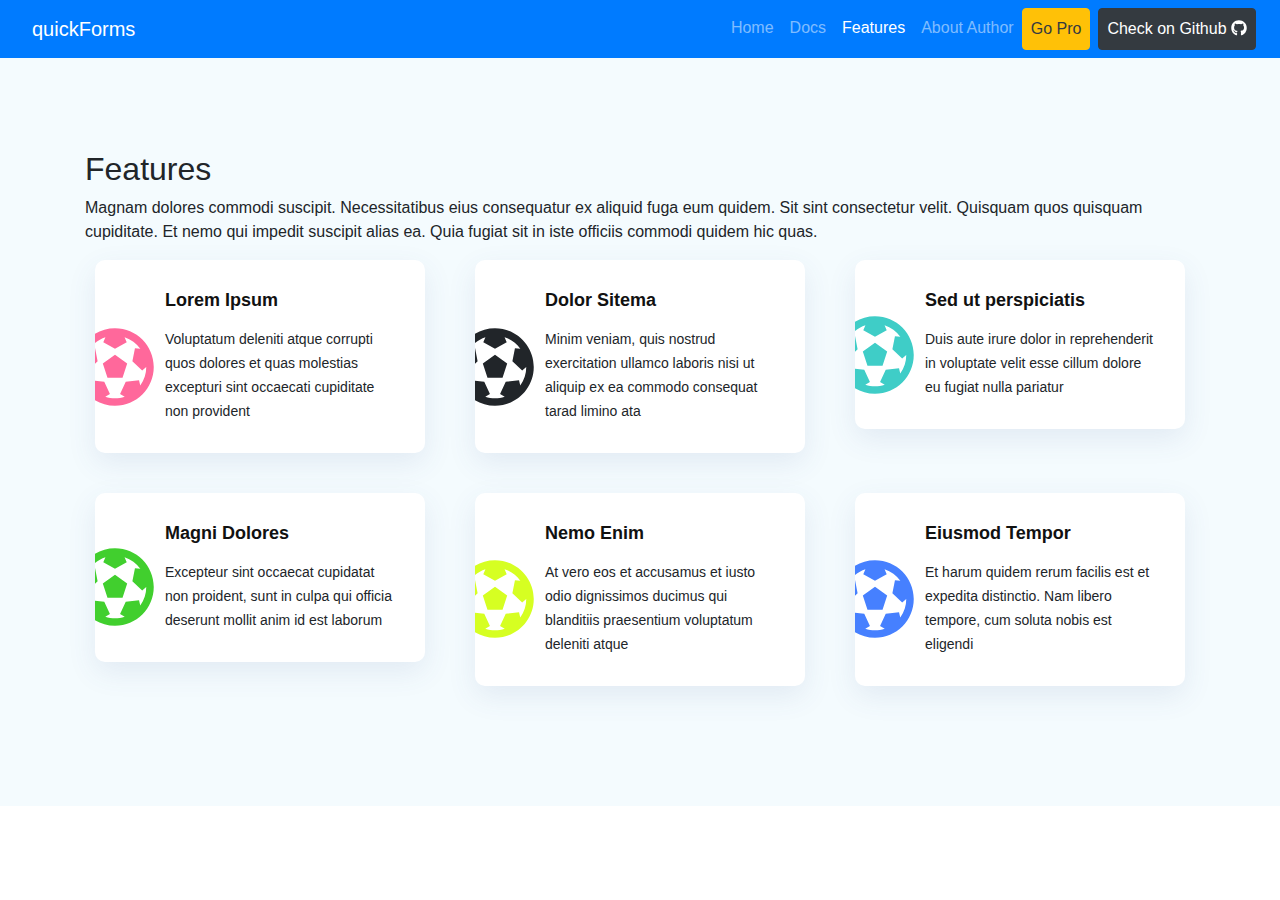
<file: features.html>
<!DOCTYPE html>
<html lang="en" dir="ltr">
  <head>
    <meta charset="utf-8">
    <meta name="viewport" content="width=device-width, initial-scale=1, shrink-to-fit=no">
    <title>quickForms - Secure & Simple Forms</title>
    <link rel="icon" type="image/png" href="assets/img/favicon.ico">

    <link rel="stylesheet" href="assets/vendor/bootstrap/css/bootstrap.min.css">
    <link rel="stylesheet" href="assets/css/style.css">
    <script defer src="assets/vendor/fontawesome/all.min.js"></script>
    <link href="https://fonts.googleapis.com/css2?family=Comfortaa:wght@300&display=swap" rel="stylesheet">
  </head>
  <body>

    <!-- Navbar -->
    <nav class="navbar fixed-top navbar-expand-lg navbar-dark bg-primary">
      <a class="navbar-brand ml-3" href="index.html">quickForms</a>
      <button class="navbar-toggler" type="button" data-toggle="collapse" data-target="#navbarTogglerDemo02" aria-controls="navbarTogglerDemo02" aria-expanded="false" aria-label="Toggle navigation">
        <span class="navbar-toggler-icon"></span>
      </button>

      <div class="collapse navbar-collapse" id="navbarTogglerDemo02">
        <div class="mr-auto"></div>
        <ul class="navbar-nav mt-2 mt-lg-0">
          <li class="nav-item">
            <a class="nav-link" href="index.html">Home</a>
          </li>
          <li class="nav-item"><a class="nav-link" href="docs/getting-started.html">Docs</a></li>
          <li class="nav-item active"><a class="nav-link" href="features.html">Features</a></li>
          <li class="nav-item">
            <a class="nav-link" href="https://shubham99bisht.github.io/" target="_blank">About Author</a>
          </li>
          <li class="nav-item my-lg-0 mb-3">
            <a class="nav-link btn btn-warning text-dark" href="pro.html">Go Pro</a>
          </li>
          <li class="nav-item active mx-lg-2">
            <a class="nav-link btn btn-dark" href="https://github.com/shubham99bisht/quickForms" target="_blank"> Check on Github <i class="fab fa-github"></i> </a>
          </li>
        </ul>
      </div>
    </nav>
    <!-- Navbar Ends -->

    <!-- Features -->
    <section class="services section-bg">
      <div class="container">
        <div class="section-title">
          <h2>Features</h2>
          <p>Magnam dolores commodi suscipit. Necessitatibus eius consequatur ex aliquid fuga eum quidem. Sit sint consectetur velit. Quisquam quos quisquam cupiditate. Et nemo qui impedit suscipit alias ea. Quia fugiat sit in iste officiis commodi quidem hic quas.</p>
        </div>

        <div class="row">
          <div class="col-lg-4 col-md-6">
            <div class="icon-box">
              <div class="icon"><i class="fas fa-futbol fa-5x" style="color: #ff689b;"></i></div>
              <h4 class="title"><a href="">Lorem Ipsum</a></h4>
              <p class="description">Voluptatum deleniti atque corrupti quos dolores et quas molestias excepturi sint occaecati cupiditate non provident</p>
            </div>
          </div>
          <div class="col-lg-4 col-md-6">
            <div class="icon-box">
              <div class="icon"><i class="fas fa-futbol fa-5x"></i></div>
              <h4 class="title"><a href="">Dolor Sitema</a></h4>
              <p class="description">Minim veniam, quis nostrud exercitation ullamco laboris nisi ut aliquip ex ea commodo consequat tarad limino ata</p>
            </div>
          </div>

          <div class="col-lg-4 col-md-6" data-wow-delay="0.1s">
            <div class="icon-box">
              <div class="icon"><i class="fas fa-futbol fa-5x" style="color: #3fcdc7;"></i></div>
              <h4 class="title"><a href="">Sed ut perspiciatis</a></h4>
              <p class="description">Duis aute irure dolor in reprehenderit in voluptate velit esse cillum dolore eu fugiat nulla pariatur</p>
            </div>
          </div>
          <div class="col-lg-4 col-md-6" data-wow-delay="0.1s">
            <div class="icon-box">
              <div class="icon"><i class="fas fa-futbol fa-5x" style="color:#41cf2e;"></i></div>
              <h4 class="title"><a href="">Magni Dolores</a></h4>
              <p class="description">Excepteur sint occaecat cupidatat non proident, sunt in culpa qui officia deserunt mollit anim id est laborum</p>
            </div>
          </div>

          <div class="col-lg-4 col-md-6" data-wow-delay="0.2s">
            <div class="icon-box">
              <div class="icon"><i class="fas fa-futbol fa-5x" style="color: #d6ff22;"></i></div>
              <h4 class="title"><a href="">Nemo Enim</a></h4>
              <p class="description">At vero eos et accusamus et iusto odio dignissimos ducimus qui blanditiis praesentium voluptatum deleniti atque</p>
            </div>
          </div>
          <div class="col-lg-4 col-md-6" data-wow-delay="0.2s">
            <div class="icon-box">
              <div class="icon"><i class="fas fa-futbol fa-5x" style="color: #4680ff;"></i></div>
              <h4 class="title"><a href="">Eiusmod Tempor</a></h4>
              <p class="description">Et harum quidem rerum facilis est et expedita distinctio. Nam libero tempore, cum soluta nobis est eligendi</p>
            </div>
          </div>
        </div>

      </div>
    </section>
    <!-- Features Ends -->
  </body>
  <script src="assets/vendor/jquery/jquery.min.js"></script>
  <script src="assets/vendor/bootstrap/js/bootstrap.bundle.min.js"></script>
</html>
</file>
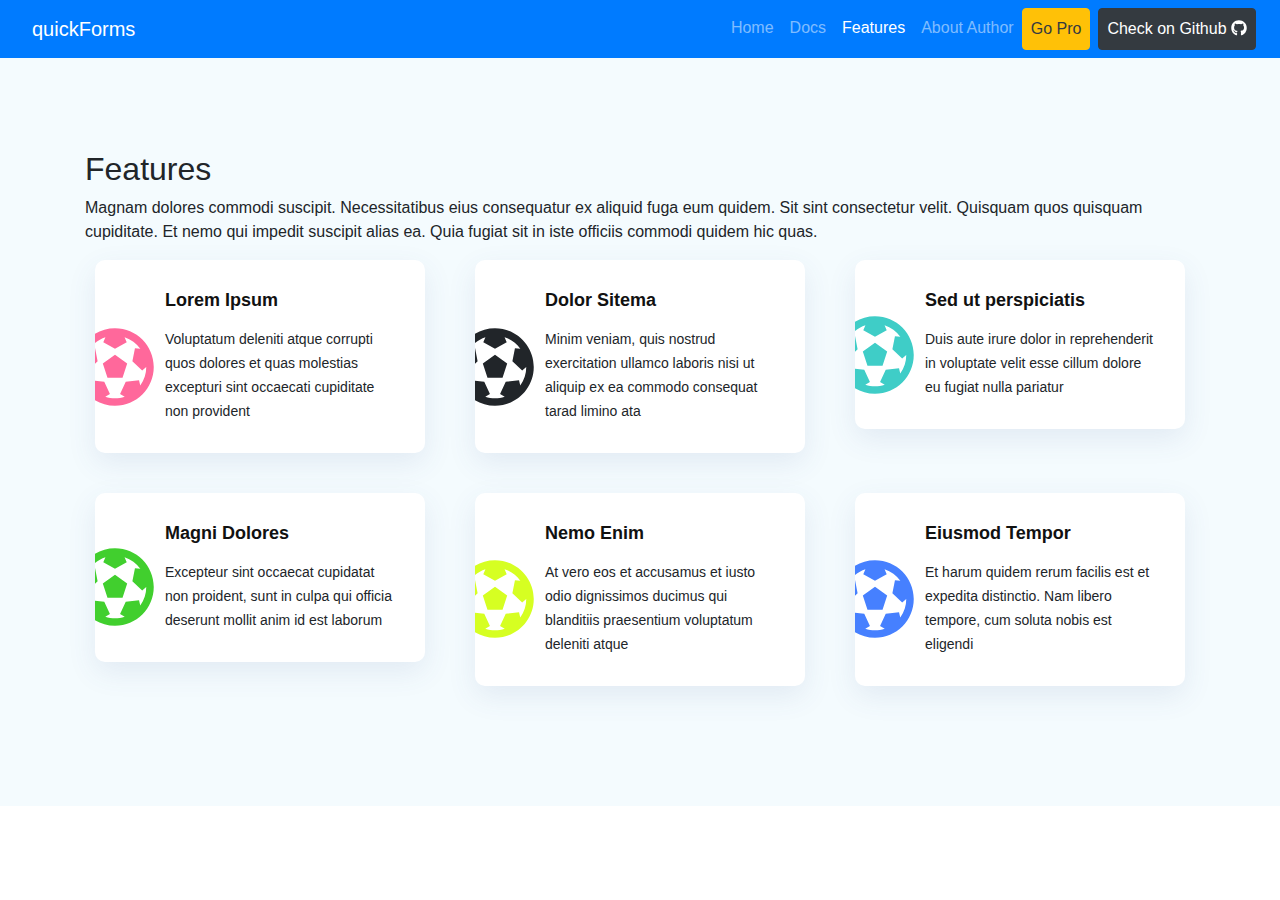
<file: docs/features.html>
<!DOCTYPE html>
<html lang="en" dir="ltr">
  <head>
    <meta charset="utf-8">
    <meta name="viewport" content="width=device-width, initial-scale=1, shrink-to-fit=no">
    <title>quickForms - Secure & Simple Forms</title>
    <link rel="icon" type="image/png" href="assets/favicon.ico">

    <link rel="stylesheet" href="assets/vendor/bootstrap/css/bootstrap.min.css">
    <link rel="stylesheet" href="assets/css/style.css">
    <script defer src="assets/vendor/fontawesome/all.min.js"></script>
    <link href="https://fonts.googleapis.com/css2?family=Comfortaa:wght@300&display=swap" rel="stylesheet">
  </head>
  <body>

    <!-- Navbar -->
    <nav class="navbar fixed-top navbar-expand-lg navbar-dark bg-primary">
      <a class="navbar-brand ml-3" href="index.html">quickForms</a>
      <button class="navbar-toggler" type="button" data-toggle="collapse" data-target="#navbarTogglerDemo02" aria-controls="navbarTogglerDemo02" aria-expanded="false" aria-label="Toggle navigation">
        <span class="navbar-toggler-icon"></span>
      </button>

      <div class="collapse navbar-collapse" id="navbarTogglerDemo02">
        <div class="mr-auto"></div>
        <ul class="navbar-nav mt-2 mt-lg-0">
          <li class="nav-item">
            <a class="nav-link" href="index.html">Home</a>
          </li>
          <li class="nav-item"><a class="nav-link" href="docs/getting-started.html">Docs</a></li>
          <li class="nav-item active"><a class="nav-link" href="features.html">Features</a></li>
          <li class="nav-item">
            <a class="nav-link" href="https://shubham99bisht.github.io/" target="_blank">About Author</a>
          </li>
          <li class="nav-item my-lg-0 mb-3">
            <a class="nav-link btn btn-warning text-dark" href="pro.html">Go Pro</a>
          </li>
          <li class="nav-item active mx-lg-2">
            <a class="nav-link btn btn-dark" href="https://github.com/shubham99bisht/quickForms" target="_blank"> Check on Github <i class="fab fa-github"></i> </a>
          </li>
        </ul>
      </div>
    </nav>
    <!-- Navbar Ends -->

    <!-- Features -->
    <section class="services section-bg">
      <div class="container">
        <div class="section-title">
          <h2>Features</h2>
          <p>Magnam dolores commodi suscipit. Necessitatibus eius consequatur ex aliquid fuga eum quidem. Sit sint consectetur velit. Quisquam quos quisquam cupiditate. Et nemo qui impedit suscipit alias ea. Quia fugiat sit in iste officiis commodi quidem hic quas.</p>
        </div>

        <div class="row">
          <div class="col-lg-4 col-md-6">
            <div class="icon-box">
              <div class="icon"><i class="fas fa-futbol fa-5x" style="color: #ff689b;"></i></div>
              <h4 class="title"><a href="">Lorem Ipsum</a></h4>
              <p class="description">Voluptatum deleniti atque corrupti quos dolores et quas molestias excepturi sint occaecati cupiditate non provident</p>
            </div>
          </div>
          <div class="col-lg-4 col-md-6">
            <div class="icon-box">
              <div class="icon"><i class="fas fa-futbol fa-5x"></i></div>
              <h4 class="title"><a href="">Dolor Sitema</a></h4>
              <p class="description">Minim veniam, quis nostrud exercitation ullamco laboris nisi ut aliquip ex ea commodo consequat tarad limino ata</p>
            </div>
          </div>

          <div class="col-lg-4 col-md-6" data-wow-delay="0.1s">
            <div class="icon-box">
              <div class="icon"><i class="fas fa-futbol fa-5x" style="color: #3fcdc7;"></i></div>
              <h4 class="title"><a href="">Sed ut perspiciatis</a></h4>
              <p class="description">Duis aute irure dolor in reprehenderit in voluptate velit esse cillum dolore eu fugiat nulla pariatur</p>
            </div>
          </div>
          <div class="col-lg-4 col-md-6" data-wow-delay="0.1s">
            <div class="icon-box">
              <div class="icon"><i class="fas fa-futbol fa-5x" style="color:#41cf2e;"></i></div>
              <h4 class="title"><a href="">Magni Dolores</a></h4>
              <p class="description">Excepteur sint occaecat cupidatat non proident, sunt in culpa qui officia deserunt mollit anim id est laborum</p>
            </div>
          </div>

          <div class="col-lg-4 col-md-6" data-wow-delay="0.2s">
            <div class="icon-box">
              <div class="icon"><i class="fas fa-futbol fa-5x" style="color: #d6ff22;"></i></div>
              <h4 class="title"><a href="">Nemo Enim</a></h4>
              <p class="description">At vero eos et accusamus et iusto odio dignissimos ducimus qui blanditiis praesentium voluptatum deleniti atque</p>
            </div>
          </div>
          <div class="col-lg-4 col-md-6" data-wow-delay="0.2s">
            <div class="icon-box">
              <div class="icon"><i class="fas fa-futbol fa-5x" style="color: #4680ff;"></i></div>
              <h4 class="title"><a href="">Eiusmod Tempor</a></h4>
              <p class="description">Et harum quidem rerum facilis est et expedita distinctio. Nam libero tempore, cum soluta nobis est eligendi</p>
            </div>
          </div>
        </div>

      </div>
    </section>
    <!-- Features Ends -->
  </body>
  <script src="assets/vendor/jquery/jquery.min.js"></script>
  <script src="assets/vendor/bootstrap/js/bootstrap.bundle.min.js"></script>
</html>
</file>
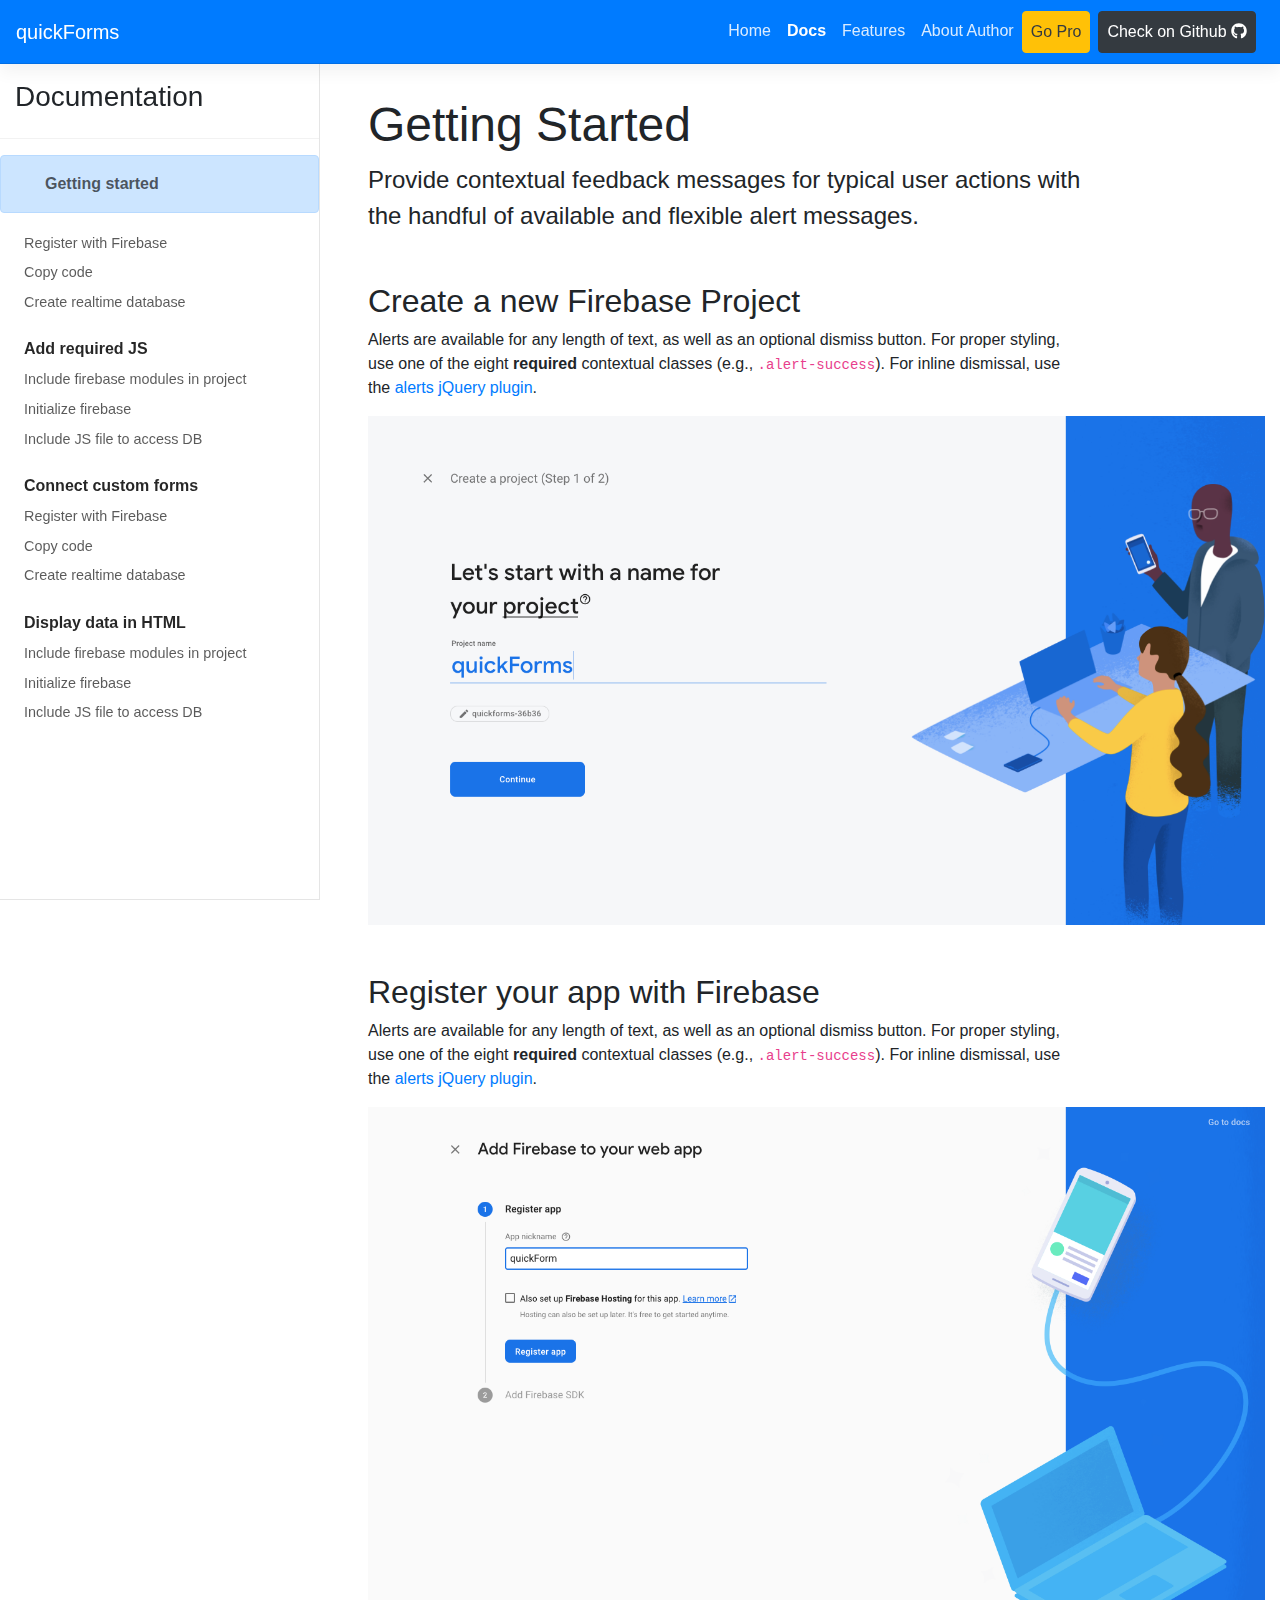
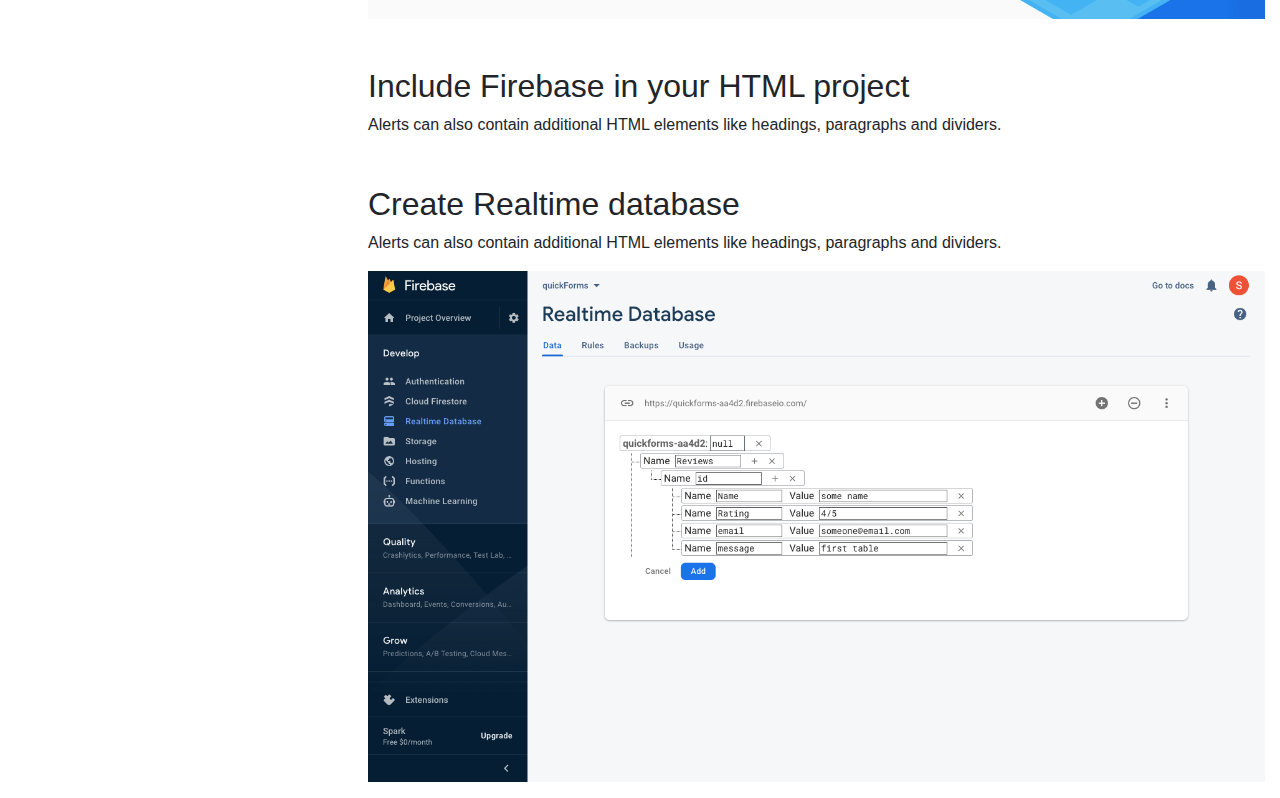
<file: docs/getting-started.html>
<!doctype html>
<html lang="en">
   <head>
      <meta charset="utf-8">
      <meta name="viewport" content="width=device-width, initial-scale=1, shrink-to-fit=no">
      <title>quickForms - Secure & Simple Forms</title>
      <link rel="icon" type="image/png" href="../assets/img/favicon.ico">

      <link rel="stylesheet" href="../assets/vendor/bootstrap/css/bootstrap.min.css">
      <script defer src="../assets/vendor/fontawesome/all.min.js"></script>
      <!-- Documentation extras -->
      <link href="../assets/vendor/bootstrap/css/docs.min.css" rel="stylesheet">
   </head>
   <body>
      <!-- Navbar -->
      <header class="navbar navbar-expand navbar-dark flex-column flex-md-row bd-navbar bg-primary">
         <a class="navbar-brand mr-0 mr-md-2" href="../index.html" aria-label="Bootstrap">
           quickForms
         </a>
         <div class="navbar-nav-scroll ml-md-auto">
            <ul class="navbar-nav bd-navbar-nav flex-row">
               <li class="nav-item"><a class="nav-link" href="../index.html">Home</a></li>
               <li class="nav-item">
                  <a class="nav-link active">Docs</a>
               </li>
               <li class="nav-item"><a class="nav-link " href="../features.html">Features</a></li>
               <li class="nav-item">
                 <a class="nav-link" href="https://shubham99bisht.github.io/" target="_blank">About Author</a>
               </li>
               <li class="nav-item my-lg-0 mb-3">
                 <a class="nav-link btn btn-warning text-dark" href="../pro.html">Go Pro</a>
               </li>
               <li class="nav-item active mx-lg-2">
                 <a class="nav-link btn btn-dark" href="https://github.com/shubham99bisht/quickForms" target="_blank"> Check on Github <i class="fab fa-github"></i> </a>
               </li>
            </ul>
         </div>
      </header>
      <!-- Navbar Ends -->

      <div class="container-fluid">
         <div class="row flex-xl-nowrap">
           <!-- Sidebar -->
            <div class="col-md-3 col-xl-3 bd-sidebar">
               <form role="search" class="bd-search d-flex align-items-center">
                  <h3>Documentation</h3>
                  <button class="btn bd-search-docs-toggle d-md-none p-0  ml-auto" type="button" data-toggle="collapse" data-target="#bd-docs-nav" aria-controls="bd-docs-nav" aria-expanded="false" aria-label="Toggle docs navigation">
                     <svg xmlns="http://www.w3.org/2000/svg" width="30" height="30" viewBox="0 0 30 30" role="img" focusable="false">
                        <title>Menu</title>
                        <path stroke="currentColor" stroke-linecap="round" stroke-miterlimit="10" stroke-width="2" d="M4 7h22M4 15h22M4 23h22"/>
                     </svg>
                  </button>
               </form>
               <nav class="collapse bd-links" id="bd-docs-nav" aria-label="Main navigation">
                  <div class="bd-toc-item active">
                     <div class="alert alert-primary" role="alert"><a class="bd-toc-link" href="/docs/getting-started.html">Getting started</a></div>
                     <ul class="nav bd-sidenav">
                       <li><a href="#">Register with Firebase</a></li>
                       <li><a href="#">Copy code</a></li>
                       <li><a href="#">Create realtime database</a></li>
                     </ul>
                  </div>
                  <div class="bd-toc-item active">
                     <a class="bd-toc-link" href="/docs/add-js.html">Add required JS</a>
                     <ul class="nav bd-sidenav">
                       <li><a href="#">Include firebase modules in project</a></li>
                       <li><a href="#">Initialize firebase</a></li>
                       <li><a href="#">Include JS file to access DB</a></li>
                     </ul>
                  </div>
                  <div class="bd-toc-item active">
                     <a class="bd-toc-link" href="/docs/getting-started.html">Connect custom forms</a>
                     <ul class="nav bd-sidenav">
                       <li><a href="#">Register with Firebase</a></li>
                       <li><a href="#">Copy code</a></li>
                       <li><a href="#">Create realtime database</a></li>
                     </ul>
                  </div>
                  <div class="bd-toc-item active">
                     <a class="bd-toc-link" href="/docs/add-js.html">Display data in HTML</a>
                     <ul class="nav bd-sidenav">
                       <li><a href="#">Include firebase modules in project</a></li>
                       <li><a href="#">Initialize firebase</a></li>
                       <li><a href="#">Include JS file to access DB</a></li>
                     </ul>
                  </div>
               </nav>
            </div>
            <!-- Sidebar Ends -->

            <!-- Main Content -->
            <main class="col-md-9 col-xl-9 py-md-3 pl-md-5 bd-content" role="main">
               <h1 class="bd-title">Getting Started</h1>
               <p class="bd-lead">Provide contextual feedback messages for typical user actions with the handful of available and flexible alert messages.</p>

               <h2 id="examples">Create a new Firebase Project</h2>
               <p>Alerts are available for any length of text, as well as an optional dismiss button. For proper styling, use one of the eight <strong>required</strong> contextual classes (e.g., <code class="language-plaintext highlighter-rouge">.alert-success</code>). For inline dismissal, use the <a href="#dismissing">alerts jQuery plugin</a>.</p>
               <img src="../assets/img/docs/0.png" style="width:100%">

               <h2 id="examples">Register your app with Firebase</h2>
               <p>Alerts are available for any length of text, as well as an optional dismiss button. For proper styling, use one of the eight <strong>required</strong> contextual classes (e.g., <code class="language-plaintext highlighter-rouge">.alert-success</code>). For inline dismissal, use the <a href="#dismissing">alerts jQuery plugin</a>.</p>
               <img src="../assets/img/docs/1.png" style="width:100%">

                <h2>Include Firebase in your HTML project</h2>
                <p>Alerts can also contain additional HTML elements like headings, paragraphs and dividers.</p>
                <script src="https://gist.github.com/shubham99bisht/6abc538b7758ecaf9521f3cc288a5005.js"></script>

               <h2 id="examples">Create Realtime database</h2>
               <p>Alerts can also contain additional HTML elements like headings, paragraphs and dividers.</p>
               <img src="../assets/img/docs/2.png" style="width:100%">
            </main>
         </div>
      </div>
   </body>
   <script src="../assets/vendor/jquery/jquery.min.js"></script>
   <script src="../assets/vendor/bootstrap/js/bootstrap.bundle.min.js"></script>
</html>
</file>
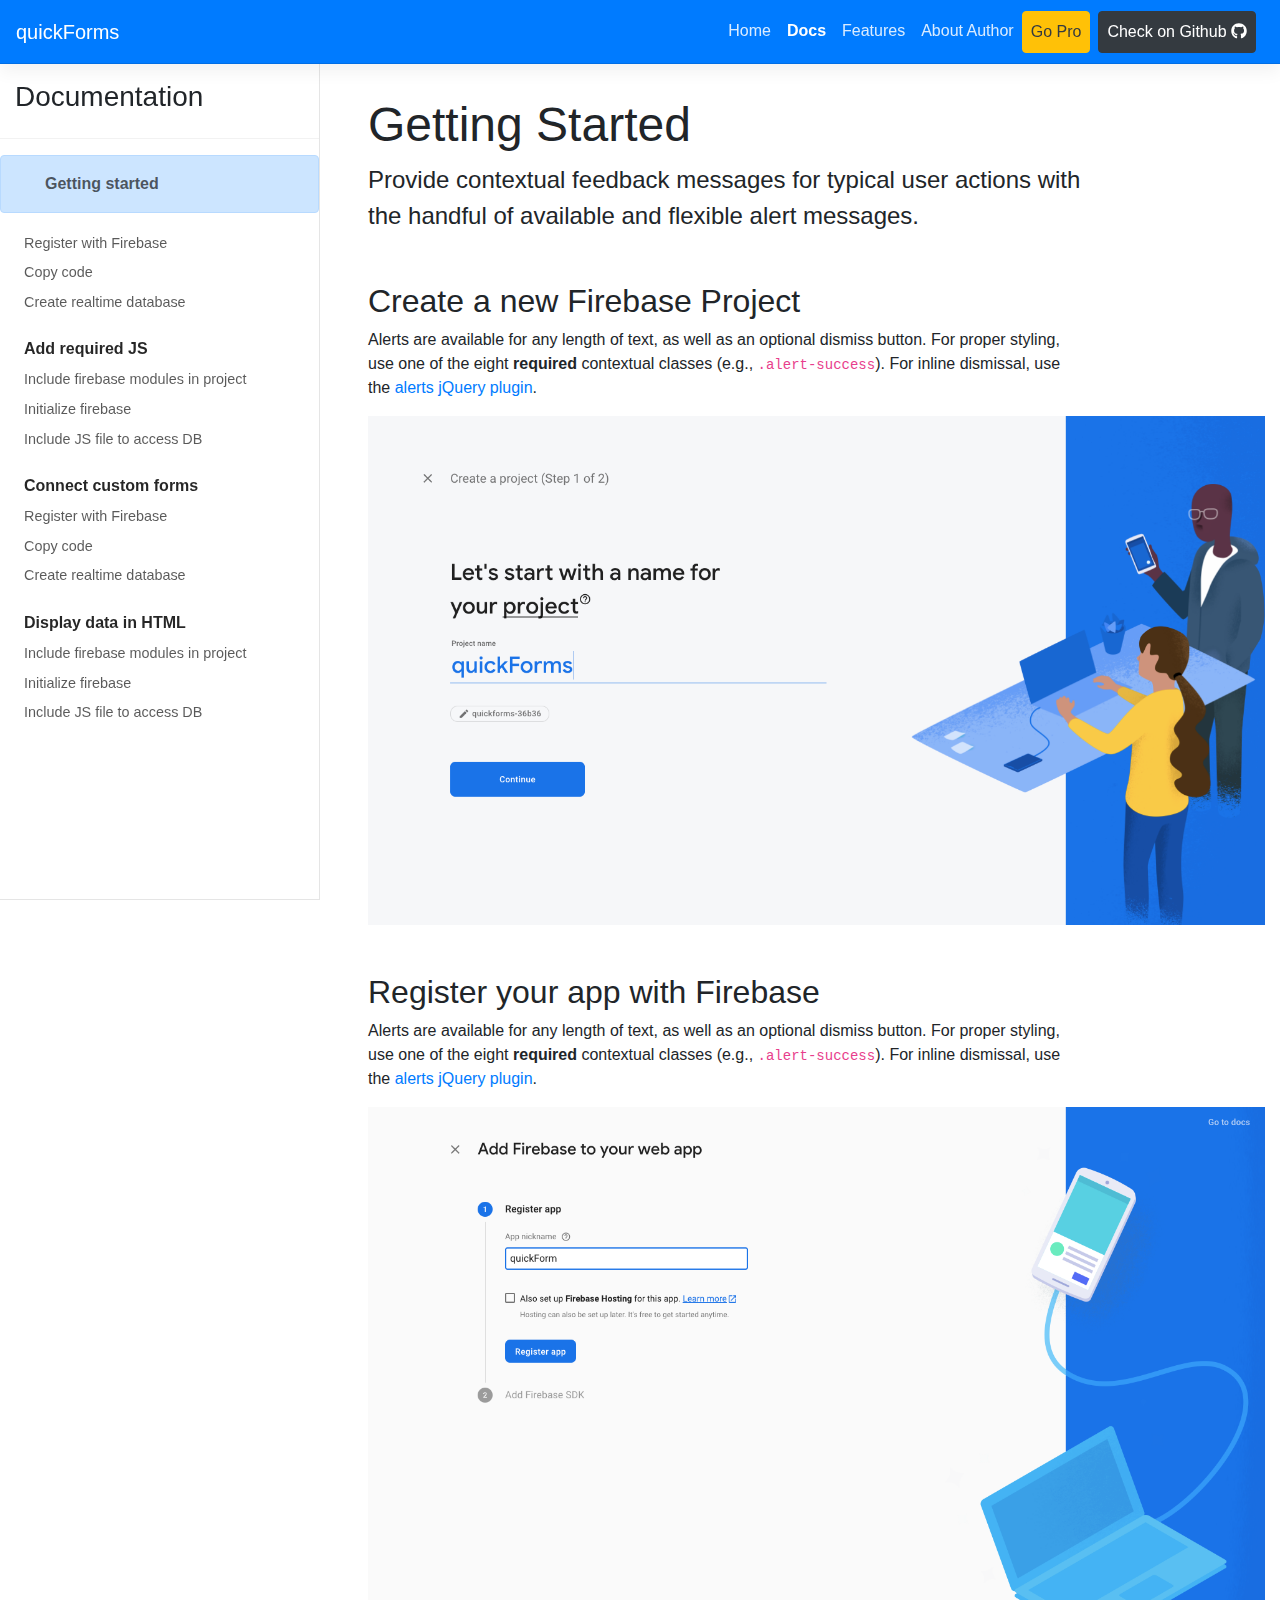
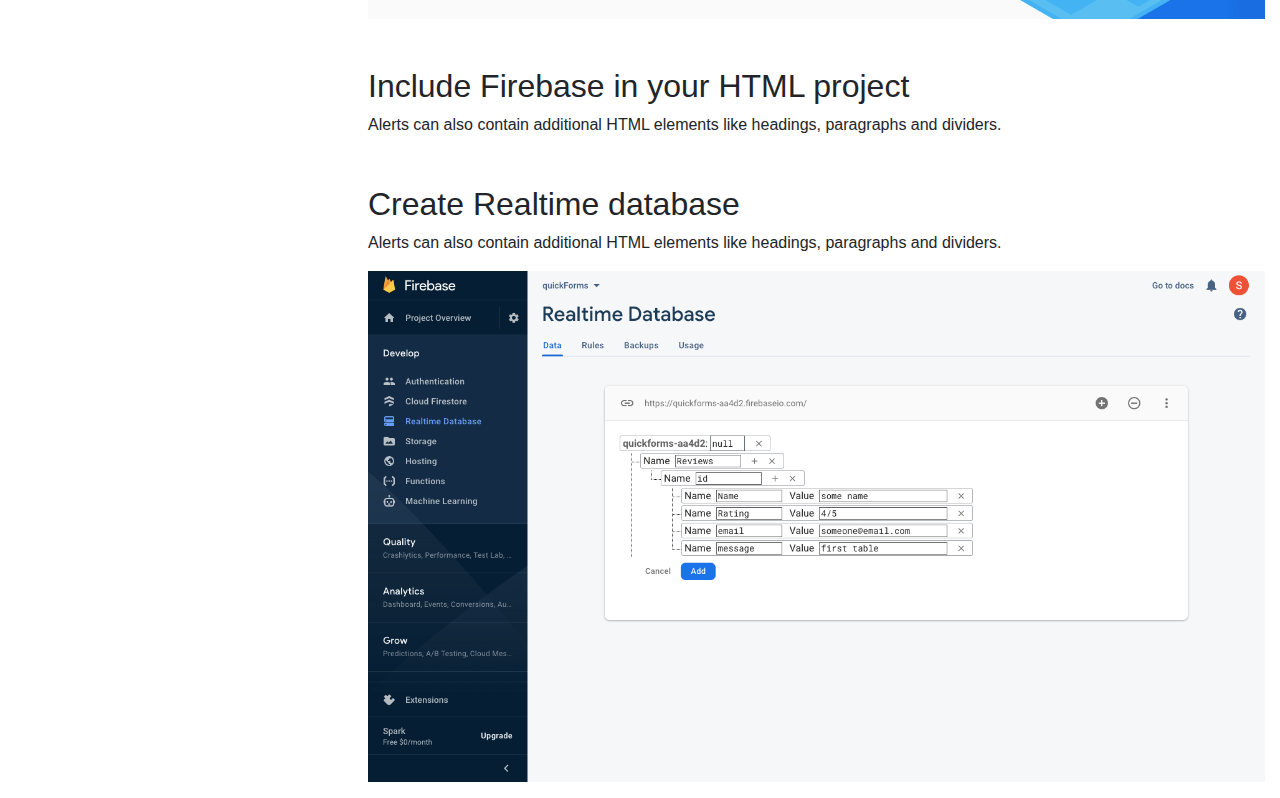
<file: docs/docs/getting-started.html>
<!doctype html>
<html lang="en">
   <head>
      <meta charset="utf-8">
      <meta name="viewport" content="width=device-width, initial-scale=1, shrink-to-fit=no">
      <title>quickForms - Secure & Simple Forms</title>
      <link rel="icon" type="image/png" href="../assets/favicon.ico">

      <link rel="stylesheet" href="../assets/vendor/bootstrap/css/bootstrap.min.css">
      <script defer src="../assets/vendor/fontawesome/all.min.js"></script>
      <!-- Documentation extras -->
      <link href="../assets/vendor/bootstrap/css/docs.min.css" rel="stylesheet">
   </head>
   <body>
      <!-- Navbar -->
      <header class="navbar navbar-expand navbar-dark flex-column flex-md-row bd-navbar bg-primary">
         <a class="navbar-brand mr-0 mr-md-2" href="../index.html" aria-label="Bootstrap">
           quickForms
         </a>
         <div class="navbar-nav-scroll ml-md-auto">
            <ul class="navbar-nav bd-navbar-nav flex-row">
               <li class="nav-item"><a class="nav-link" href="../index.html">Home</a></li>
               <li class="nav-item">
                  <a class="nav-link active">Docs</a>
               </li>
               <li class="nav-item"><a class="nav-link " href="../features.html">Features</a></li>
               <li class="nav-item">
                 <a class="nav-link" href="https://shubham99bisht.github.io/" target="_blank">About Author</a>
               </li>
               <li class="nav-item my-lg-0 mb-3">
                 <a class="nav-link btn btn-warning text-dark" href="../pro.html">Go Pro</a>
               </li>
               <li class="nav-item active mx-lg-2">
                 <a class="nav-link btn btn-dark" href="https://github.com/shubham99bisht/quickForms" target="_blank"> Check on Github <i class="fab fa-github"></i> </a>
               </li>
            </ul>
         </div>
      </header>
      <!-- Navbar Ends -->

      <div class="container-fluid">
         <div class="row flex-xl-nowrap">
           <!-- Sidebar -->
            <div class="col-md-3 col-xl-3 bd-sidebar">
               <form role="search" class="bd-search d-flex align-items-center">
                  <h3>Documentation</h3>
                  <button class="btn bd-search-docs-toggle d-md-none p-0  ml-auto" type="button" data-toggle="collapse" data-target="#bd-docs-nav" aria-controls="bd-docs-nav" aria-expanded="false" aria-label="Toggle docs navigation">
                     <svg xmlns="http://www.w3.org/2000/svg" width="30" height="30" viewBox="0 0 30 30" role="img" focusable="false">
                        <title>Menu</title>
                        <path stroke="currentColor" stroke-linecap="round" stroke-miterlimit="10" stroke-width="2" d="M4 7h22M4 15h22M4 23h22"/>
                     </svg>
                  </button>
               </form>
               <nav class="collapse bd-links" id="bd-docs-nav" aria-label="Main navigation">
                  <div class="bd-toc-item active">
                     <div class="alert alert-primary" role="alert"><a class="bd-toc-link" href="/docs/getting-started.html">Getting started</a></div>
                     <ul class="nav bd-sidenav">
                       <li><a href="#">Register with Firebase</a></li>
                       <li><a href="#">Copy code</a></li>
                       <li><a href="#">Create realtime database</a></li>
                     </ul>
                  </div>
                  <div class="bd-toc-item active">
                     <a class="bd-toc-link" href="/docs/add-js.html">Add required JS</a>
                     <ul class="nav bd-sidenav">
                       <li><a href="#">Include firebase modules in project</a></li>
                       <li><a href="#">Initialize firebase</a></li>
                       <li><a href="#">Include JS file to access DB</a></li>
                     </ul>
                  </div>
                  <div class="bd-toc-item active">
                     <a class="bd-toc-link" href="/docs/getting-started.html">Connect custom forms</a>
                     <ul class="nav bd-sidenav">
                       <li><a href="#">Register with Firebase</a></li>
                       <li><a href="#">Copy code</a></li>
                       <li><a href="#">Create realtime database</a></li>
                     </ul>
                  </div>
                  <div class="bd-toc-item active">
                     <a class="bd-toc-link" href="/docs/add-js.html">Display data in HTML</a>
                     <ul class="nav bd-sidenav">
                       <li><a href="#">Include firebase modules in project</a></li>
                       <li><a href="#">Initialize firebase</a></li>
                       <li><a href="#">Include JS file to access DB</a></li>
                     </ul>
                  </div>
               </nav>
            </div>
            <!-- Sidebar Ends -->

            <!-- Main Content -->
            <main class="col-md-9 col-xl-9 py-md-3 pl-md-5 bd-content" role="main">
               <h1 class="bd-title">Getting Started</h1>
               <p class="bd-lead">Provide contextual feedback messages for typical user actions with the handful of available and flexible alert messages.</p>

               <h2 id="examples">Create a new Firebase Project</h2>
               <p>Alerts are available for any length of text, as well as an optional dismiss button. For proper styling, use one of the eight <strong>required</strong> contextual classes (e.g., <code class="language-plaintext highlighter-rouge">.alert-success</code>). For inline dismissal, use the <a href="#dismissing">alerts jQuery plugin</a>.</p>
               <img src="../assets/img/docs/0.png" style="width:100%">

               <h2 id="examples">Register your app with Firebase</h2>
               <p>Alerts are available for any length of text, as well as an optional dismiss button. For proper styling, use one of the eight <strong>required</strong> contextual classes (e.g., <code class="language-plaintext highlighter-rouge">.alert-success</code>). For inline dismissal, use the <a href="#dismissing">alerts jQuery plugin</a>.</p>
               <img src="../assets/img/docs/1.png" style="width:100%">

                <h2>Include Firebase in your HTML project</h2>
                <p>Alerts can also contain additional HTML elements like headings, paragraphs and dividers.</p>
                <script src="https://gist.github.com/shubham99bisht/6abc538b7758ecaf9521f3cc288a5005.js"></script>

               <h2 id="examples">Create Realtime database</h2>
               <p>Alerts can also contain additional HTML elements like headings, paragraphs and dividers.</p>
               <img src="../assets/img/docs/2.png" style="width:100%">
            </main>
         </div>
      </div>
   </body>
   <script src="../assets/vendor/jquery/jquery.min.js"></script>
   <script src="../assets/vendor/bootstrap/js/bootstrap.bundle.min.js"></script>
</html>
</file>
<file: assets/css/style.css>
.section-bg {background-color: #f4fbfe;}
section{padding: 60px 0px;}
.center {margin: auto;}

/*--------------------------------------------------------------
# Back to top button
--------------------------------------------------------------*/
.back-to-top {
  position: fixed;
  display: none;
  right: 15px;
  bottom: 15px;
  z-index: 99999;
}

.back-to-top i {
  display: flex;
  align-items: center;
  justify-content: center;
  font-size: 24px;
  width: 40px;
  height: 40px;
  border-radius: 4px;
  background: #49b5e7;
  color: #fff;
  transition: all 0.4s;
}

.back-to-top i:hover {
  background: #1da2e0;
  color: #fff;
}

/*--------------------------------------------------------------
# Services
--------------------------------------------------------------*/
.services .icon-box {
  padding: 30px;
  position: relative;
  overflow: hidden;
  border-radius: 10px;
  margin: 0 10px 40px 10px;
  background: #fff;
  box-shadow: 0 10px 29px 0 rgba(68, 88, 144, 0.1);
  transition: all 0.3s ease-in-out;
}

.services .icon-box:hover {
  transform: translateY(-5px);
}

.services .icon {
  position: absolute;
  left: -20px;
  top: calc(50% - 30px);
}

.services .icon i {
  font-size: 64px;
  line-height: 1;
  transition: 0.5s;
}

.services .title {
  margin-left: 40px;
  font-weight: 700;
  margin-bottom: 15px;
  font-size: 18px;
}

.services .title a {
  color: #111;
}

.services .icon-box:hover .title a {
  color: #49b5e7;
}

.services .description {
  font-size: 14px;
  margin-left: 40px;
  line-height: 24px;
  margin-bottom: 0;
}

.services{
  padding-top: 80px;
}

/*--------------------------------------------------------------
# Hero
--------------------------------------------------------------*/

#hero{
  padding-top: 50px;
  margin-bottom: 60px;
}

@media (min-width: 700px){
  #hero{
    padding-top: 150px;
    padding-bottom: 80px;
  }
  .services{
    padding-top: 150px;
    padding-bottom: 80px;
  }
}
</file>
<file: docs/assets/css/style.css>
.section-bg {background-color: #f4fbfe;}
section{padding: 60px 0px;}
.center {margin: auto;}

/*--------------------------------------------------------------
# Services
--------------------------------------------------------------*/
.services .icon-box {
  padding: 30px;
  position: relative;
  overflow: hidden;
  border-radius: 10px;
  margin: 0 10px 40px 10px;
  background: #fff;
  box-shadow: 0 10px 29px 0 rgba(68, 88, 144, 0.1);
  transition: all 0.3s ease-in-out;
}

.services .icon-box:hover {
  transform: translateY(-5px);
}

.services .icon {
  position: absolute;
  left: -20px;
  top: calc(50% - 30px);
}

.services .icon i {
  font-size: 64px;
  line-height: 1;
  transition: 0.5s;
}

.services .title {
  margin-left: 40px;
  font-weight: 700;
  margin-bottom: 15px;
  font-size: 18px;
}

.services .title a {
  color: #111;
}

.services .icon-box:hover .title a {
  color: #49b5e7;
}

.services .description {
  font-size: 14px;
  margin-left: 40px;
  line-height: 24px;
  margin-bottom: 0;
}

.services{
  padding-top: 80px;
}

/*--------------------------------------------------------------
# Hero
--------------------------------------------------------------*/

#hero{
  padding-top: 50px;
  margin-bottom: 60px;
}

@media (min-width: 700px){
  #hero{
    padding-top: 150px;
    padding-bottom: 80px;
  }
  .services{
    padding-top: 150px;
    padding-bottom: 80px;
  }
}
</file>
<file: assets/vendor/bootstrap/css/docs.min.css>
/*!
 * Bootstrap Docs (https://getbootstrap.com/)
 * Copyright 2011-2020 The Bootstrap Authors
 * Copyright 2011-2020 Twitter, Inc.
 * Licensed under the Creative Commons Attribution 3.0 Unported License.
 * For details, see https://creativecommons.org/licenses/by/3.0/.
 */.bd-navbar{min-height:4rem;background-color:#7952b3;box-shadow:0 .5rem 1rem rgba(0,0,0,.05),inset 0 -1px 0 rgba(0,0,0,.1)}@media (max-width:991.98px){.bd-navbar{padding-right:.5rem;padding-left:.5rem}.bd-navbar .navbar-nav-scroll{max-width:100%;height:2.5rem;margin-top:.25rem;overflow:hidden}.bd-navbar .navbar-nav-scroll .navbar-nav{padding-bottom:2rem;overflow-x:auto;white-space:nowrap;-webkit-overflow-scrolling:touch}}@media (min-width:768px){@supports ((position:-webkit-sticky) or (position:sticky)){.bd-navbar{position:-webkit-sticky;position:sticky;top:0;z-index:1071}}}.bd-navbar .navbar-nav .nav-link{padding-right:.5rem;padding-left:.5rem;color:rgba(255,255,255,.85)}.bd-navbar .navbar-nav .nav-link.active,.bd-navbar .navbar-nav .nav-link:hover{color:#fff;background-color:transparent}.bd-navbar .navbar-nav .nav-link.active{font-weight:600}.bd-navbar .navbar-nav-svg{display:inline-block;width:1rem;height:1rem;vertical-align:text-top}.bd-navbar .dropdown-menu{font-size:.875rem}.bd-navbar .dropdown-item.active{font-weight:600;color:#212529;background:url("data:image/svg+xml,%3csvg xmlns='http://www.w3.org/2000/svg' viewBox='0 0 8 8'%3e%3cpath fill='%23292b2c' d='M2.3 6.73L.6 4.53c-.4-1.04.46-1.4 1.1-.8l1.1 1.4 3.4-3.8c.6-.63 1.6-.27 1.2.7l-4 4.6c-.43.5-.8.4-1.1.1z'/%3e%3c/svg%3e") no-repeat .4rem .6rem/.75rem .75rem}.bd-masthead{position:relative;padding:3rem 15px;background:linear-gradient(to right bottom,#f7f5fb 50%,#fff 50%)}.bd-masthead h1{font-size:4rem;line-height:1}@media (max-width:1200px){.bd-masthead h1{font-size:calc(1.525rem + 3.3vw)}}.bd-masthead .lead{font-size:1.5rem;font-weight:400;color:#495057}@media (max-width:1200px){.bd-masthead .lead{font-size:calc(1.275rem + .3vw)}}.bd-masthead .btn{padding:.8rem 2rem;font-weight:600;font-size:1.25rem}.bd-masthead .carbonad{margin-top:0!important;margin-bottom:-3rem!important}@media (min-width:576px){.bd-masthead{padding-top:5rem;padding-bottom:5rem}.bd-masthead .carbonad{margin-bottom:0!important}}@media (min-width:768px){.bd-masthead .carbonad{margin-top:3rem!important}}.masthead-followup .bd-clipboard{display:none}.masthead-followup h2{font-size:2.5rem}@media (max-width:1200px){.masthead-followup h2{font-size:calc(1.375rem + 1.5vw)}}.masthead-followup .highlight{border-radius:.5rem}.masthead-followup .highlight pre::-webkit-scrollbar{display:none}.masthead-followup .highlight pre code{display:inline-block;white-space:pre}.masthead-followup .highlight pre code::before{display:none}.masthead-followup-icon{padding:.75rem;background-image:linear-gradient(to bottom right,rgba(255,255,255,.2),rgba(255,255,255,.01));border-radius:.75rem;box-shadow:0 .125rem .25rem rgba(0,0,0,.1)}.masthead-followup-svg{-webkit-filter:drop-shadow(0 1px 0 rgba(0, 0, 0, .125));filter:drop-shadow(0 1px 0 rgba(0, 0, 0, .125))}#carbonads{position:static;display:block;max-width:400px;padding:15px 15px 15px 160px;margin:2rem 0;overflow:hidden;font-size:.8125rem;line-height:1.4;text-align:left;background-color:rgba(0,0,0,.05)}#carbonads a{color:#333;text-decoration:none}@media (min-width:576px){#carbonads{max-width:330px;border-radius:4px}}.carbon-img{float:left;margin-left:-145px}.carbon-poweredby{display:block;margin-top:.75rem;color:#777!important}.bd-content{-ms-flex-order:1;order:1}.bd-content>h2[id],.bd-content>h3[id],.bd-content>h4[id]{pointer-events:none}.bd-content>h2[id]::before,.bd-content>h3[id]::before,.bd-content>h4[id]::before{display:block;height:6rem;margin-top:-6rem;content:""}.bd-content>table{width:100%;max-width:100%;margin-bottom:1rem}@media (max-width:991.98px){.bd-content>table{display:block;overflow-x:auto}.bd-content>table.table-bordered{border:0}}.bd-content>table>tbody>tr>td,.bd-content>table>tbody>tr>th,.bd-content>table>tfoot>tr>td,.bd-content>table>tfoot>tr>th,.bd-content>table>thead>tr>td,.bd-content>table>thead>tr>th{padding:.75rem;vertical-align:top;border:1px solid #dee2e6}.bd-content>table>tbody>tr>td>p:last-child,.bd-content>table>tbody>tr>th>p:last-child,.bd-content>table>tfoot>tr>td>p:last-child,.bd-content>table>tfoot>tr>th>p:last-child,.bd-content>table>thead>tr>td>p:last-child,.bd-content>table>thead>tr>th>p:last-child{margin-bottom:0}.bd-content>table td:first-child>code{white-space:nowrap}.bd-content-title{display:block;pointer-events:auto}.bd-content>h2{font-size:2rem}@media (max-width:1200px){.bd-content>h2{font-size:calc(1.325rem + .9vw)}}.bd-content>h3{font-size:1.75rem}@media (max-width:1200px){.bd-content>h3{font-size:calc(1.3rem + .6vw)}}.bd-content>h4{font-size:1.5rem}@media (max-width:1200px){.bd-content>h4{font-size:calc(1.275rem + .3vw)}}.bd-content>h2:not(:first-child){margin-top:3rem}.bd-content>h3{margin-top:1.5rem}.bd-content>ol li,.bd-content>ul li{margin-bottom:.25rem}@media (min-width:992px){.bd-content>ol,.bd-content>p,.bd-content>ul{max-width:80%}}.bd-title{margin-top:1rem;margin-bottom:.5rem;font-size:3rem}@media (max-width:1200px){.bd-title{font-size:calc(1.425rem + 2.1vw)}}.bd-lead{font-size:1.5rem;font-weight:300}@media (max-width:1200px){.bd-lead{font-size:calc(1.275rem + .3vw)}}@media (min-width:992px){.bd-lead{max-width:80%}}.bd-text-purple{color:#563d7c}.bd-text-purple-bright{color:#7952b3}.bd-bg-purple-bright{background-color:#7952b3}.skippy{background-color:#563d7c}.skippy a{color:#fff}.skippy:focus-within a{position:static!important;width:auto!important;height:auto!important;padding:.5rem!important;margin:.25rem!important;overflow:visible!important;clip:auto!important;white-space:normal!important}.bd-toc{-ms-flex-order:2;order:2;padding-top:1.5rem;padding-bottom:1.5rem;font-size:.875rem}@supports ((position:-webkit-sticky) or (position:sticky)){.bd-toc{position:-webkit-sticky;position:sticky;top:4rem;height:calc(100vh - 4rem);overflow-y:auto}}.section-nav{padding-left:0;border-left:1px solid #eee}.section-nav ul{padding-left:1rem}.toc-entry{display:block}.toc-entry a{display:block;padding:.125rem 1.5rem;color:#77757a}.toc-entry a:hover{color:#007bff;text-decoration:none}.bd-sidebar{-ms-flex-order:0;order:0;border-bottom:1px solid rgba(0,0,0,.1)}@media (min-width:768px){.bd-sidebar{border-right:1px solid rgba(0,0,0,.1)}@supports ((position:-webkit-sticky) or (position:sticky)){.bd-sidebar{position:-webkit-sticky;position:sticky;top:4rem;z-index:1000;height:calc(100vh - 4rem)}}}@media (min-width:1200px){.bd-sidebar{-ms-flex:0 1 320px;flex:0 1 320px}}.bd-links{padding-top:1rem;padding-bottom:1rem;margin-right:-15px;margin-left:-15px}@media (min-width:768px){@supports ((position:-webkit-sticky) or (position:sticky)){.bd-links{max-height:calc(100vh - 9rem);overflow-y:auto}}}@media (min-width:768px){.bd-links{display:block!important}}.bd-search{position:relative;padding:1rem 15px;margin-right:-15px;margin-left:-15px;border-bottom:1px solid rgba(0,0,0,.05)}.bd-search .form-control:focus{border-color:#7952b3;box-shadow:0 0 0 3px rgba(121,82,179,.25)}.bd-search-docs-toggle{color:#212529}.bd-sidenav{display:none}.bd-toc-link{display:block;padding:.25rem 1.5rem;font-weight:600;color:rgba(0,0,0,.65)}.bd-toc-link:hover{color:rgba(0,0,0,.85);text-decoration:none}.bd-toc-item.active{margin-bottom:1rem}.bd-toc-item.active:not(:first-child){margin-top:1rem}.bd-toc-item.active>.bd-toc-link{color:rgba(0,0,0,.85)}.bd-toc-item.active>.bd-toc-link:hover{background-color:transparent}.bd-toc-item.active>.bd-sidenav{display:block}.bd-sidebar .nav>li>a{display:block;padding:.25rem 1.5rem;font-size:90%;color:rgba(0,0,0,.65)}.bd-sidebar .nav>li>a:hover{color:rgba(0,0,0,.85);text-decoration:none;background-color:transparent}.bd-sidebar .nav>.active:hover>a,.bd-sidebar .nav>.active>a{font-weight:600;color:rgba(0,0,0,.85);background-color:transparent}.bd-footer{font-size:.875rem;text-align:center;background-color:#f7f7f7}.bd-footer a{font-weight:600;color:#495057}.bd-footer a:focus,.bd-footer a:hover{color:#007bff}.bd-footer p{margin-bottom:0}@media (min-width:576px){.bd-footer{text-align:left}}.bd-footer-links{padding-left:0;margin-bottom:1rem}.bd-footer-links li{display:inline-block}.bd-footer-links li+li{margin-left:1rem}.bd-example-row .row>.col,.bd-example-row .row>[class^=col-]{padding-top:.75rem;padding-bottom:.75rem;background-color:rgba(86,61,124,.15);border:1px solid rgba(86,61,124,.2)}.bd-example-row .row+.row{margin-top:1rem}.bd-example-row .flex-items-bottom,.bd-example-row .flex-items-middle,.bd-example-row .flex-items-top{min-height:6rem;background-color:rgba(255,0,0,.1)}.bd-example-row-flex-cols .row{min-height:10rem;background-color:rgba(255,0,0,.1)}.bd-highlight{background-color:rgba(86,61,124,.15);border:1px solid rgba(86,61,124,.15)}.bd-example-responsive-containers [class^=container]{padding-top:.75rem;padding-bottom:.75rem;background-color:rgba(86,61,124,.15);border:1px solid rgba(86,61,124,.2)}.example-container{width:800px;width:100%;padding-right:15px;padding-left:15px;margin-right:auto;margin-left:auto}.example-row{display:-ms-flexbox;display:flex;-ms-flex-wrap:wrap;flex-wrap:wrap;margin-right:-15px;margin-left:-15px}.example-content-main{position:relative;width:100%;padding-right:15px;padding-left:15px}@media (min-width:576px){.example-content-main{-ms-flex:0 0 50%;flex:0 0 50%;max-width:50%}}@media (min-width:992px){.example-content-main{-ms-flex:0 0 66.666667%;flex:0 0 66.666667%;max-width:66.666667%}}.example-content-secondary{position:relative;width:100%;padding-right:15px;padding-left:15px}@media (min-width:576px){.example-content-secondary{-ms-flex:0 0 50%;flex:0 0 50%;max-width:50%}}@media (min-width:992px){.example-content-secondary{-ms-flex:0 0 33.333333%;flex:0 0 33.333333%;max-width:33.333333%}}.bd-example{position:relative;padding:1rem;margin:1rem -15px 0;border:solid #f8f9fa;border-width:.2rem 0 0}.bd-example::after{display:block;clear:both;content:""}@media (min-width:576px){.bd-example{padding:1.5rem;margin-right:0;margin-left:0;border-width:.2rem}}.bd-example+.clipboard+.highlight,.bd-example+.highlight{margin-top:0}.bd-example+p{margin-top:2rem}.bd-example .custom-file-input:lang(es)~.custom-file-label::after{content:"Elegir"}.bd-example>.form-control+.form-control{margin-top:.5rem}.bd-example>.alert+.alert,.bd-example>.nav+.nav,.bd-example>.navbar+.navbar,.bd-example>.progress+.btn,.bd-example>.progress+.progress{margin-top:1rem}.bd-example>.dropdown-menu:first-child{position:static;display:block}.bd-example>.form-group:last-child{margin-bottom:0}.bd-example>.close{float:none}.bd-example-type .table td{padding:1rem 0;border-color:#eee}.bd-example-type .table tr:first-child td{border-top:0}.bd-example-type h1,.bd-example-type h2,.bd-example-type h3,.bd-example-type h4,.bd-example-type h5,.bd-example-type h6{margin-top:0;margin-bottom:0}.bd-example-bg-classes p{padding:1rem}.bd-example>img+img,.bd-example>svg+svg{margin-left:.5rem}.bd-example>.btn,.bd-example>.btn-group{margin-top:.25rem;margin-bottom:.25rem}.bd-example>.btn-toolbar+.btn-toolbar{margin-top:.5rem}.bd-example-control-sizing input[type=text]+input[type=text],.bd-example-control-sizing select{margin-top:.5rem}.bd-example-form .input-group{margin-bottom:.5rem}.bd-example>textarea.form-control{resize:vertical}.bd-example>.list-group{max-width:400px}.bd-example>[class*=list-group-horizontal]{max-width:100%}.bd-example .fixed-top,.bd-example .sticky-top{position:static;margin:-1rem -1rem 1rem}.bd-example .fixed-bottom{position:static;margin:1rem -1rem -1rem}@media (min-width:576px){.bd-example .fixed-top,.bd-example .sticky-top{margin:-1.5rem -1.5rem 1rem}.bd-example .fixed-bottom{margin:1rem -1.5rem -1.5rem}}.bd-example .pagination{margin-top:.5rem;margin-bottom:.5rem}.modal{z-index:1072}.modal .popover,.modal .tooltip{z-index:1073}.modal-backdrop{z-index:1071}.bd-example-modal{background-color:#fafafa}.bd-example-modal .modal{position:relative;top:auto;right:auto;bottom:auto;left:auto;z-index:1;display:block}.bd-example-modal .modal-dialog{left:auto;margin-right:auto;margin-left:auto}.bd-example-tabs .nav-tabs{margin-bottom:1rem}.bd-example-popover-static{padding-bottom:1.5rem;background-color:#f9f9f9}.bd-example-popover-static .popover{position:relative;display:block;float:left;width:260px;margin:1.25rem}.tooltip-demo a{white-space:nowrap}.bd-example-tooltip-static .tooltip{position:relative;display:inline-block;margin:10px 20px;opacity:1}.scrollspy-example{position:relative;height:200px;margin-top:.5rem;overflow:auto}.scrollspy-example-2{position:relative;height:350px;overflow:auto}.bd-example-border-utils [class^=border]{display:inline-block;width:5rem;height:5rem;margin:.25rem;background-color:#f5f5f5}.bd-example-border-utils-0 [class^=border]{border:1px solid #dee2e6}.bd-example-forms-input-group-workaround .fix-rounded-right{border-top-right-radius:.2rem!important;border-bottom-right-radius:.2rem!important}.highlight{padding:1rem;margin-top:1rem;margin-bottom:1rem;background-color:#f8f9fa;-ms-overflow-style:-ms-autohiding-scrollbar}@media (min-width:576px){.highlight{padding:1.5rem}}.bd-content .highlight{margin-right:-15px;margin-left:-15px}@media (min-width:576px){.bd-content .highlight{margin-right:0;margin-left:0}}.highlight pre{padding:0;margin-top:.65rem;margin-bottom:.65rem;background-color:transparent;border:0}.highlight pre code{font-size:inherit;color:#212529}.btn-bd-primary{font-weight:600;color:#fff;background-color:#7952b3;border-color:#7952b3}.btn-bd-primary:active,.btn-bd-primary:hover{color:#fff;background-color:#614092;border-color:#614092}.btn-bd-primary:focus{box-shadow:0 0 0 3px rgba(121,82,179,.25)}.btn-bd-download{font-weight:600;color:#ffe484;border-color:#ffe484}.btn-bd-download:active,.btn-bd-download:hover{color:#2a2730;background-color:#ffe484;border-color:#ffe484}.btn-bd-download:focus{box-shadow:0 0 0 3px rgba(255,228,132,.25)}.btn-bd-light{color:#6c757d;border-color:#dee2e6}.btn-bd-light:active,.btn-bd-light:hover,.show>.btn-bd-light{color:#7952b3;background-color:#fff;border-color:#7952b3}.btn-bd-light:focus{box-shadow:0 0 0 3px rgba(121,82,179,.25)}.bd-callout{padding:1.25rem;margin-top:1.25rem;margin-bottom:1.25rem;border:1px solid #eee;border-left-width:.25rem;border-radius:.25rem}.bd-callout h4{margin-top:0;margin-bottom:.25rem}.bd-callout p:last-child{margin-bottom:0}.bd-callout code{border-radius:.25rem}.bd-callout+.bd-callout{margin-top:-.25rem}.bd-callout-info{border-left-color:#5bc0de}.bd-callout-info h4{color:#5bc0de}.bd-callout-warning{border-left-color:#f0ad4e}.bd-callout-warning h4{color:#f0ad4e}.bd-callout-danger{border-left-color:#d9534f}.bd-callout-danger h4{color:#d9534f}.bd-browser-bugs td p{margin-bottom:0}.bd-browser-bugs th:first-child{width:18%}.bd-brand-logos{display:table;width:100%;margin-bottom:1rem;overflow:hidden;color:#563d7c;background-color:#f9f9f9;border-radius:.25rem}.bd-brand-logos .inverse{color:#fff;background-color:#563d7c}.bd-brand-item{padding:4rem 0;text-align:center}.bd-brand-item+.bd-brand-item{border-top:1px solid #fff}.bd-brand-item h1,.bd-brand-item h3{margin-top:0;margin-bottom:0}@media (min-width:768px){.bd-brand-item{display:table-cell;width:1%}.bd-brand-item+.bd-brand-item{border-top:0;border-left:1px solid #fff}.bd-brand-item h1{font-size:4rem}}@media (min-width:768px) and (max-width:1200px){.bd-brand-item h1{font-size:calc(1.525rem + 3.3vw)}}.color-swatches{margin:0 -5px;overflow:hidden}.color-swatches .bd-purple{background-color:#563d7c}.color-swatches .bd-purple-light{background-color:#cbbde2}.color-swatches .bd-purple-lighter{background-color:#e5e1ea}.color-swatches .bd-gray{background-color:#f9f9f9}.color-swatch{float:left;width:4rem;height:4rem;margin-right:.25rem;margin-left:.25rem;border-radius:.25rem}@media (min-width:768px){.color-swatch{width:6rem;height:6rem}}.swatch-blue{color:#fff;background-color:#007bff}.swatch-indigo{color:#fff;background-color:#6610f2}.swatch-purple{color:#fff;background-color:#6f42c1}.swatch-pink{color:#fff;background-color:#e83e8c}.swatch-red{color:#fff;background-color:#dc3545}.swatch-orange{color:#212529;background-color:#fd7e14}.swatch-yellow{color:#212529;background-color:#ffc107}.swatch-green{color:#fff;background-color:#28a745}.swatch-teal{color:#fff;background-color:#20c997}.swatch-cyan{color:#fff;background-color:#17a2b8}.swatch-white{color:#212529;background-color:#fff}.swatch-gray{color:#fff;background-color:#6c757d}.swatch-gray-dark{color:#fff;background-color:#343a40}.swatch-100{color:#212529;background-color:#f8f9fa}.swatch-200{color:#212529;background-color:#e9ecef}.swatch-300{color:#212529;background-color:#dee2e6}.swatch-400{color:#212529;background-color:#ced4da}.swatch-500{color:#212529;background-color:#adb5bd}.swatch-600{color:#fff;background-color:#6c757d}.swatch-700{color:#fff;background-color:#495057}.swatch-800{color:#fff;background-color:#343a40}.swatch-900{color:#fff;background-color:#212529}.bd-clipboard{position:relative;display:none;float:right}.bd-clipboard+.highlight{margin-top:0}@media (min-width:768px){.bd-clipboard{display:block}}.btn-clipboard{position:absolute;top:.65rem;right:.65rem;z-index:10;display:block;padding:.25rem .5rem;font-size:65%;color:#007bff;background-color:#fff;border:1px solid;border-radius:.25rem}.btn-clipboard:hover{color:#fff;background-color:#007bff}.bd-placeholder-img{font-size:1.125rem;text-anchor:middle;-webkit-user-select:none;-moz-user-select:none;-ms-user-select:none;user-select:none}.bd-placeholder-img-lg{font-size:3.5rem}@media (max-width:1200px){.bd-placeholder-img-lg{font-size:calc(1.475rem + 2.7vw)}}.hll{background-color:#ffc}.c{color:#727272}.k{color:#069}.o{color:#555}.cm{color:#727272}.cp{color:#008085}.c1{color:#727272}.cs{color:#727272}.gd{background-color:#fcc;border:1px solid #c00}.ge{font-style:italic}.gr{color:red}.gh{color:#030}.gi{background-color:#cfc;border:1px solid #0c0}.go{color:#aaa}.gp{color:#009}.gu{color:#030}.gt{color:#9c6}.kc{color:#069}.kd{color:#069}.kn{color:#069}.kp{color:#069}.kr{color:#069}.kt{color:#078}.m{color:#c24f19}.s{color:#d73038}.na{color:#006ee0}.nb{color:#366}.nc{color:#168174}.no{color:#360}.nd{color:#6b62de}.ni{color:#727272}.ne{color:#c00}.nf{color:#b715f4}.nl{color:#6b62de}.nn{color:#007ca5}.nt{color:#2f6f9f}.nv{color:#033}.ow{color:#000}.w{color:#bbb}.mf{color:#c24f19}.mh{color:#c24f19}.mi{color:#c24f19}.mo{color:#c24f19}.sb{color:#c30}.sc{color:#c30}.sd{font-style:italic;color:#c30}.s2{color:#c30}.se{color:#c30}.sh{color:#c30}.si{color:#a00}.sx{color:#c30}.sr{color:#337e7e}.s1{color:#c30}.ss{color:#fc3}.bp{color:#366}.vc{color:#033}.vg{color:#033}.vi{color:#033}.il{color:#c24f19}.css .nt+.nt,.css .o,.css .o+.nt{color:#727272}.language-bash::before,.language-sh::before{color:#009;content:"$ ";-webkit-user-select:none;-moz-user-select:none;-ms-user-select:none;user-select:none}.language-powershell::before{color:#009;content:"PM> ";-webkit-user-select:none;-moz-user-select:none;-ms-user-select:none;user-select:none}.anchorjs-link{font-weight:400;color:rgba(0,123,255,.5);transition:color .15s ease-in-out,opacity .15s ease-in-out}@media (prefers-reduced-motion:reduce){.anchorjs-link{transition:none}}.anchorjs-link:hover{color:#007bff;text-decoration:none}.algolia-autocomplete{display:block!important;-ms-flex:1;flex:1}.algolia-autocomplete .ds-dropdown-menu{width:100%;min-width:0!important;max-width:none!important;padding:.75rem 0!important;background-color:#fff;background-clip:padding-box;border:1px solid rgba(0,0,0,.1);box-shadow:0 .5rem 1rem rgba(0,0,0,.175)}@media (min-width:768px){.algolia-autocomplete .ds-dropdown-menu{width:175%}}.algolia-autocomplete .ds-dropdown-menu::before{display:none!important}.algolia-autocomplete .ds-dropdown-menu [class^=ds-dataset-]{padding:0!important;overflow:visible!important;background-color:transparent!important;border:0!important}.algolia-autocomplete .ds-dropdown-menu .ds-suggestions{margin-top:0!important}.algolia-autocomplete .algolia-docsearch-suggestion{padding:0!important;overflow:visible!important}.algolia-autocomplete .algolia-docsearch-suggestion--category-header{padding:.125rem 1rem!important;margin-top:0!important;font-size:.875rem!important;font-weight:600!important;color:#7952b3!important;border-bottom:0!important}.algolia-autocomplete .algolia-docsearch-suggestion--wrapper{float:none!important;padding-top:0!important}.algolia-autocomplete .algolia-docsearch-suggestion--subcategory-column{float:none!important;width:auto!important;padding:0!important;text-align:left!important}.algolia-autocomplete .algolia-docsearch-suggestion--subcategory-inline{display:block!important;font-size:.875rem;color:#495057}.algolia-autocomplete .algolia-docsearch-suggestion--subcategory-inline::after{padding:0 .25rem;content:"/"}.algolia-autocomplete .algolia-docsearch-suggestion--content{display:-ms-flexbox;display:flex;-ms-flex-wrap:wrap;flex-wrap:wrap;float:none!important;width:100%!important;padding:.25rem 1rem!important}.algolia-autocomplete .algolia-docsearch-suggestion--content::before{display:none!important}.algolia-autocomplete .ds-suggestion:not(:first-child) .algolia-docsearch-suggestion--category-header{padding-top:.75rem!important;margin-top:.75rem!important;border-top:1px solid rgba(0,0,0,.1)}.algolia-autocomplete .ds-suggestion .algolia-docsearch-suggestion--subcategory-column{display:none!important}.algolia-autocomplete .algolia-docsearch-suggestion--title{display:block;margin-bottom:0!important;font-size:.875rem!important;font-weight:400!important}.algolia-autocomplete .algolia-docsearch-suggestion--text{-ms-flex:0 0 100%;flex:0 0 100%;max-width:100%;padding:.2rem 0;font-size:.8125rem!important;font-weight:400;line-height:1.25!important;color:#6c757d}.algolia-autocomplete .algolia-docsearch-footer{float:none!important;width:auto!important;height:auto!important;padding:.75rem 1rem 0;font-size:.75rem!important;line-height:1!important;color:#767676!important;border-top:1px solid rgba(0,0,0,.1)}.algolia-autocomplete .algolia-docsearch-footer--logo{display:inline!important;overflow:visible!important;color:inherit!important;text-indent:0!important;background:0 0!important}.algolia-autocomplete .algolia-docsearch-suggestion--highlight{color:#5f2dab;background-color:rgba(154,132,187,.12)}.algolia-autocomplete .algolia-docsearch-suggestion--text .algolia-docsearch-suggestion--highlight{box-shadow:inset 0 -2px 0 0 rgba(95,45,171,.5)!important}.algolia-autocomplete .ds-suggestion.ds-cursor .algolia-docsearch-suggestion--content{background-color:rgba(208,189,236,.15)!important}
/*# sourceMappingURL=docs.min.css.map */
</file>
<file: docs/assets/vendor/bootstrap/css/docs.min.css>
/*!
 * Bootstrap Docs (https://getbootstrap.com/)
 * Copyright 2011-2020 The Bootstrap Authors
 * Copyright 2011-2020 Twitter, Inc.
 * Licensed under the Creative Commons Attribution 3.0 Unported License.
 * For details, see https://creativecommons.org/licenses/by/3.0/.
 */.bd-navbar{min-height:4rem;background-color:#7952b3;box-shadow:0 .5rem 1rem rgba(0,0,0,.05),inset 0 -1px 0 rgba(0,0,0,.1)}@media (max-width:991.98px){.bd-navbar{padding-right:.5rem;padding-left:.5rem}.bd-navbar .navbar-nav-scroll{max-width:100%;height:2.5rem;margin-top:.25rem;overflow:hidden}.bd-navbar .navbar-nav-scroll .navbar-nav{padding-bottom:2rem;overflow-x:auto;white-space:nowrap;-webkit-overflow-scrolling:touch}}@media (min-width:768px){@supports ((position:-webkit-sticky) or (position:sticky)){.bd-navbar{position:-webkit-sticky;position:sticky;top:0;z-index:1071}}}.bd-navbar .navbar-nav .nav-link{padding-right:.5rem;padding-left:.5rem;color:rgba(255,255,255,.85)}.bd-navbar .navbar-nav .nav-link.active,.bd-navbar .navbar-nav .nav-link:hover{color:#fff;background-color:transparent}.bd-navbar .navbar-nav .nav-link.active{font-weight:600}.bd-navbar .navbar-nav-svg{display:inline-block;width:1rem;height:1rem;vertical-align:text-top}.bd-navbar .dropdown-menu{font-size:.875rem}.bd-navbar .dropdown-item.active{font-weight:600;color:#212529;background:url("data:image/svg+xml,%3csvg xmlns='http://www.w3.org/2000/svg' viewBox='0 0 8 8'%3e%3cpath fill='%23292b2c' d='M2.3 6.73L.6 4.53c-.4-1.04.46-1.4 1.1-.8l1.1 1.4 3.4-3.8c.6-.63 1.6-.27 1.2.7l-4 4.6c-.43.5-.8.4-1.1.1z'/%3e%3c/svg%3e") no-repeat .4rem .6rem/.75rem .75rem}.bd-masthead{position:relative;padding:3rem 15px;background:linear-gradient(to right bottom,#f7f5fb 50%,#fff 50%)}.bd-masthead h1{font-size:4rem;line-height:1}@media (max-width:1200px){.bd-masthead h1{font-size:calc(1.525rem + 3.3vw)}}.bd-masthead .lead{font-size:1.5rem;font-weight:400;color:#495057}@media (max-width:1200px){.bd-masthead .lead{font-size:calc(1.275rem + .3vw)}}.bd-masthead .btn{padding:.8rem 2rem;font-weight:600;font-size:1.25rem}.bd-masthead .carbonad{margin-top:0!important;margin-bottom:-3rem!important}@media (min-width:576px){.bd-masthead{padding-top:5rem;padding-bottom:5rem}.bd-masthead .carbonad{margin-bottom:0!important}}@media (min-width:768px){.bd-masthead .carbonad{margin-top:3rem!important}}.masthead-followup .bd-clipboard{display:none}.masthead-followup h2{font-size:2.5rem}@media (max-width:1200px){.masthead-followup h2{font-size:calc(1.375rem + 1.5vw)}}.masthead-followup .highlight{border-radius:.5rem}.masthead-followup .highlight pre::-webkit-scrollbar{display:none}.masthead-followup .highlight pre code{display:inline-block;white-space:pre}.masthead-followup .highlight pre code::before{display:none}.masthead-followup-icon{padding:.75rem;background-image:linear-gradient(to bottom right,rgba(255,255,255,.2),rgba(255,255,255,.01));border-radius:.75rem;box-shadow:0 .125rem .25rem rgba(0,0,0,.1)}.masthead-followup-svg{-webkit-filter:drop-shadow(0 1px 0 rgba(0, 0, 0, .125));filter:drop-shadow(0 1px 0 rgba(0, 0, 0, .125))}#carbonads{position:static;display:block;max-width:400px;padding:15px 15px 15px 160px;margin:2rem 0;overflow:hidden;font-size:.8125rem;line-height:1.4;text-align:left;background-color:rgba(0,0,0,.05)}#carbonads a{color:#333;text-decoration:none}@media (min-width:576px){#carbonads{max-width:330px;border-radius:4px}}.carbon-img{float:left;margin-left:-145px}.carbon-poweredby{display:block;margin-top:.75rem;color:#777!important}.bd-content{-ms-flex-order:1;order:1}.bd-content>h2[id],.bd-content>h3[id],.bd-content>h4[id]{pointer-events:none}.bd-content>h2[id]::before,.bd-content>h3[id]::before,.bd-content>h4[id]::before{display:block;height:6rem;margin-top:-6rem;content:""}.bd-content>table{width:100%;max-width:100%;margin-bottom:1rem}@media (max-width:991.98px){.bd-content>table{display:block;overflow-x:auto}.bd-content>table.table-bordered{border:0}}.bd-content>table>tbody>tr>td,.bd-content>table>tbody>tr>th,.bd-content>table>tfoot>tr>td,.bd-content>table>tfoot>tr>th,.bd-content>table>thead>tr>td,.bd-content>table>thead>tr>th{padding:.75rem;vertical-align:top;border:1px solid #dee2e6}.bd-content>table>tbody>tr>td>p:last-child,.bd-content>table>tbody>tr>th>p:last-child,.bd-content>table>tfoot>tr>td>p:last-child,.bd-content>table>tfoot>tr>th>p:last-child,.bd-content>table>thead>tr>td>p:last-child,.bd-content>table>thead>tr>th>p:last-child{margin-bottom:0}.bd-content>table td:first-child>code{white-space:nowrap}.bd-content-title{display:block;pointer-events:auto}.bd-content>h2{font-size:2rem}@media (max-width:1200px){.bd-content>h2{font-size:calc(1.325rem + .9vw)}}.bd-content>h3{font-size:1.75rem}@media (max-width:1200px){.bd-content>h3{font-size:calc(1.3rem + .6vw)}}.bd-content>h4{font-size:1.5rem}@media (max-width:1200px){.bd-content>h4{font-size:calc(1.275rem + .3vw)}}.bd-content>h2:not(:first-child){margin-top:3rem}.bd-content>h3{margin-top:1.5rem}.bd-content>ol li,.bd-content>ul li{margin-bottom:.25rem}@media (min-width:992px){.bd-content>ol,.bd-content>p,.bd-content>ul{max-width:80%}}.bd-title{margin-top:1rem;margin-bottom:.5rem;font-size:3rem}@media (max-width:1200px){.bd-title{font-size:calc(1.425rem + 2.1vw)}}.bd-lead{font-size:1.5rem;font-weight:300}@media (max-width:1200px){.bd-lead{font-size:calc(1.275rem + .3vw)}}@media (min-width:992px){.bd-lead{max-width:80%}}.bd-text-purple{color:#563d7c}.bd-text-purple-bright{color:#7952b3}.bd-bg-purple-bright{background-color:#7952b3}.skippy{background-color:#563d7c}.skippy a{color:#fff}.skippy:focus-within a{position:static!important;width:auto!important;height:auto!important;padding:.5rem!important;margin:.25rem!important;overflow:visible!important;clip:auto!important;white-space:normal!important}.bd-toc{-ms-flex-order:2;order:2;padding-top:1.5rem;padding-bottom:1.5rem;font-size:.875rem}@supports ((position:-webkit-sticky) or (position:sticky)){.bd-toc{position:-webkit-sticky;position:sticky;top:4rem;height:calc(100vh - 4rem);overflow-y:auto}}.section-nav{padding-left:0;border-left:1px solid #eee}.section-nav ul{padding-left:1rem}.toc-entry{display:block}.toc-entry a{display:block;padding:.125rem 1.5rem;color:#77757a}.toc-entry a:hover{color:#007bff;text-decoration:none}.bd-sidebar{-ms-flex-order:0;order:0;border-bottom:1px solid rgba(0,0,0,.1)}@media (min-width:768px){.bd-sidebar{border-right:1px solid rgba(0,0,0,.1)}@supports ((position:-webkit-sticky) or (position:sticky)){.bd-sidebar{position:-webkit-sticky;position:sticky;top:4rem;z-index:1000;height:calc(100vh - 4rem)}}}@media (min-width:1200px){.bd-sidebar{-ms-flex:0 1 320px;flex:0 1 320px}}.bd-links{padding-top:1rem;padding-bottom:1rem;margin-right:-15px;margin-left:-15px}@media (min-width:768px){@supports ((position:-webkit-sticky) or (position:sticky)){.bd-links{max-height:calc(100vh - 9rem);overflow-y:auto}}}@media (min-width:768px){.bd-links{display:block!important}}.bd-search{position:relative;padding:1rem 15px;margin-right:-15px;margin-left:-15px;border-bottom:1px solid rgba(0,0,0,.05)}.bd-search .form-control:focus{border-color:#7952b3;box-shadow:0 0 0 3px rgba(121,82,179,.25)}.bd-search-docs-toggle{color:#212529}.bd-sidenav{display:none}.bd-toc-link{display:block;padding:.25rem 1.5rem;font-weight:600;color:rgba(0,0,0,.65)}.bd-toc-link:hover{color:rgba(0,0,0,.85);text-decoration:none}.bd-toc-item.active{margin-bottom:1rem}.bd-toc-item.active:not(:first-child){margin-top:1rem}.bd-toc-item.active>.bd-toc-link{color:rgba(0,0,0,.85)}.bd-toc-item.active>.bd-toc-link:hover{background-color:transparent}.bd-toc-item.active>.bd-sidenav{display:block}.bd-sidebar .nav>li>a{display:block;padding:.25rem 1.5rem;font-size:90%;color:rgba(0,0,0,.65)}.bd-sidebar .nav>li>a:hover{color:rgba(0,0,0,.85);text-decoration:none;background-color:transparent}.bd-sidebar .nav>.active:hover>a,.bd-sidebar .nav>.active>a{font-weight:600;color:rgba(0,0,0,.85);background-color:transparent}.bd-footer{font-size:.875rem;text-align:center;background-color:#f7f7f7}.bd-footer a{font-weight:600;color:#495057}.bd-footer a:focus,.bd-footer a:hover{color:#007bff}.bd-footer p{margin-bottom:0}@media (min-width:576px){.bd-footer{text-align:left}}.bd-footer-links{padding-left:0;margin-bottom:1rem}.bd-footer-links li{display:inline-block}.bd-footer-links li+li{margin-left:1rem}.bd-example-row .row>.col,.bd-example-row .row>[class^=col-]{padding-top:.75rem;padding-bottom:.75rem;background-color:rgba(86,61,124,.15);border:1px solid rgba(86,61,124,.2)}.bd-example-row .row+.row{margin-top:1rem}.bd-example-row .flex-items-bottom,.bd-example-row .flex-items-middle,.bd-example-row .flex-items-top{min-height:6rem;background-color:rgba(255,0,0,.1)}.bd-example-row-flex-cols .row{min-height:10rem;background-color:rgba(255,0,0,.1)}.bd-highlight{background-color:rgba(86,61,124,.15);border:1px solid rgba(86,61,124,.15)}.bd-example-responsive-containers [class^=container]{padding-top:.75rem;padding-bottom:.75rem;background-color:rgba(86,61,124,.15);border:1px solid rgba(86,61,124,.2)}.example-container{width:800px;width:100%;padding-right:15px;padding-left:15px;margin-right:auto;margin-left:auto}.example-row{display:-ms-flexbox;display:flex;-ms-flex-wrap:wrap;flex-wrap:wrap;margin-right:-15px;margin-left:-15px}.example-content-main{position:relative;width:100%;padding-right:15px;padding-left:15px}@media (min-width:576px){.example-content-main{-ms-flex:0 0 50%;flex:0 0 50%;max-width:50%}}@media (min-width:992px){.example-content-main{-ms-flex:0 0 66.666667%;flex:0 0 66.666667%;max-width:66.666667%}}.example-content-secondary{position:relative;width:100%;padding-right:15px;padding-left:15px}@media (min-width:576px){.example-content-secondary{-ms-flex:0 0 50%;flex:0 0 50%;max-width:50%}}@media (min-width:992px){.example-content-secondary{-ms-flex:0 0 33.333333%;flex:0 0 33.333333%;max-width:33.333333%}}.bd-example{position:relative;padding:1rem;margin:1rem -15px 0;border:solid #f8f9fa;border-width:.2rem 0 0}.bd-example::after{display:block;clear:both;content:""}@media (min-width:576px){.bd-example{padding:1.5rem;margin-right:0;margin-left:0;border-width:.2rem}}.bd-example+.clipboard+.highlight,.bd-example+.highlight{margin-top:0}.bd-example+p{margin-top:2rem}.bd-example .custom-file-input:lang(es)~.custom-file-label::after{content:"Elegir"}.bd-example>.form-control+.form-control{margin-top:.5rem}.bd-example>.alert+.alert,.bd-example>.nav+.nav,.bd-example>.navbar+.navbar,.bd-example>.progress+.btn,.bd-example>.progress+.progress{margin-top:1rem}.bd-example>.dropdown-menu:first-child{position:static;display:block}.bd-example>.form-group:last-child{margin-bottom:0}.bd-example>.close{float:none}.bd-example-type .table td{padding:1rem 0;border-color:#eee}.bd-example-type .table tr:first-child td{border-top:0}.bd-example-type h1,.bd-example-type h2,.bd-example-type h3,.bd-example-type h4,.bd-example-type h5,.bd-example-type h6{margin-top:0;margin-bottom:0}.bd-example-bg-classes p{padding:1rem}.bd-example>img+img,.bd-example>svg+svg{margin-left:.5rem}.bd-example>.btn,.bd-example>.btn-group{margin-top:.25rem;margin-bottom:.25rem}.bd-example>.btn-toolbar+.btn-toolbar{margin-top:.5rem}.bd-example-control-sizing input[type=text]+input[type=text],.bd-example-control-sizing select{margin-top:.5rem}.bd-example-form .input-group{margin-bottom:.5rem}.bd-example>textarea.form-control{resize:vertical}.bd-example>.list-group{max-width:400px}.bd-example>[class*=list-group-horizontal]{max-width:100%}.bd-example .fixed-top,.bd-example .sticky-top{position:static;margin:-1rem -1rem 1rem}.bd-example .fixed-bottom{position:static;margin:1rem -1rem -1rem}@media (min-width:576px){.bd-example .fixed-top,.bd-example .sticky-top{margin:-1.5rem -1.5rem 1rem}.bd-example .fixed-bottom{margin:1rem -1.5rem -1.5rem}}.bd-example .pagination{margin-top:.5rem;margin-bottom:.5rem}.modal{z-index:1072}.modal .popover,.modal .tooltip{z-index:1073}.modal-backdrop{z-index:1071}.bd-example-modal{background-color:#fafafa}.bd-example-modal .modal{position:relative;top:auto;right:auto;bottom:auto;left:auto;z-index:1;display:block}.bd-example-modal .modal-dialog{left:auto;margin-right:auto;margin-left:auto}.bd-example-tabs .nav-tabs{margin-bottom:1rem}.bd-example-popover-static{padding-bottom:1.5rem;background-color:#f9f9f9}.bd-example-popover-static .popover{position:relative;display:block;float:left;width:260px;margin:1.25rem}.tooltip-demo a{white-space:nowrap}.bd-example-tooltip-static .tooltip{position:relative;display:inline-block;margin:10px 20px;opacity:1}.scrollspy-example{position:relative;height:200px;margin-top:.5rem;overflow:auto}.scrollspy-example-2{position:relative;height:350px;overflow:auto}.bd-example-border-utils [class^=border]{display:inline-block;width:5rem;height:5rem;margin:.25rem;background-color:#f5f5f5}.bd-example-border-utils-0 [class^=border]{border:1px solid #dee2e6}.bd-example-forms-input-group-workaround .fix-rounded-right{border-top-right-radius:.2rem!important;border-bottom-right-radius:.2rem!important}.highlight{padding:1rem;margin-top:1rem;margin-bottom:1rem;background-color:#f8f9fa;-ms-overflow-style:-ms-autohiding-scrollbar}@media (min-width:576px){.highlight{padding:1.5rem}}.bd-content .highlight{margin-right:-15px;margin-left:-15px}@media (min-width:576px){.bd-content .highlight{margin-right:0;margin-left:0}}.highlight pre{padding:0;margin-top:.65rem;margin-bottom:.65rem;background-color:transparent;border:0}.highlight pre code{font-size:inherit;color:#212529}.btn-bd-primary{font-weight:600;color:#fff;background-color:#7952b3;border-color:#7952b3}.btn-bd-primary:active,.btn-bd-primary:hover{color:#fff;background-color:#614092;border-color:#614092}.btn-bd-primary:focus{box-shadow:0 0 0 3px rgba(121,82,179,.25)}.btn-bd-download{font-weight:600;color:#ffe484;border-color:#ffe484}.btn-bd-download:active,.btn-bd-download:hover{color:#2a2730;background-color:#ffe484;border-color:#ffe484}.btn-bd-download:focus{box-shadow:0 0 0 3px rgba(255,228,132,.25)}.btn-bd-light{color:#6c757d;border-color:#dee2e6}.btn-bd-light:active,.btn-bd-light:hover,.show>.btn-bd-light{color:#7952b3;background-color:#fff;border-color:#7952b3}.btn-bd-light:focus{box-shadow:0 0 0 3px rgba(121,82,179,.25)}.bd-callout{padding:1.25rem;margin-top:1.25rem;margin-bottom:1.25rem;border:1px solid #eee;border-left-width:.25rem;border-radius:.25rem}.bd-callout h4{margin-top:0;margin-bottom:.25rem}.bd-callout p:last-child{margin-bottom:0}.bd-callout code{border-radius:.25rem}.bd-callout+.bd-callout{margin-top:-.25rem}.bd-callout-info{border-left-color:#5bc0de}.bd-callout-info h4{color:#5bc0de}.bd-callout-warning{border-left-color:#f0ad4e}.bd-callout-warning h4{color:#f0ad4e}.bd-callout-danger{border-left-color:#d9534f}.bd-callout-danger h4{color:#d9534f}.bd-browser-bugs td p{margin-bottom:0}.bd-browser-bugs th:first-child{width:18%}.bd-brand-logos{display:table;width:100%;margin-bottom:1rem;overflow:hidden;color:#563d7c;background-color:#f9f9f9;border-radius:.25rem}.bd-brand-logos .inverse{color:#fff;background-color:#563d7c}.bd-brand-item{padding:4rem 0;text-align:center}.bd-brand-item+.bd-brand-item{border-top:1px solid #fff}.bd-brand-item h1,.bd-brand-item h3{margin-top:0;margin-bottom:0}@media (min-width:768px){.bd-brand-item{display:table-cell;width:1%}.bd-brand-item+.bd-brand-item{border-top:0;border-left:1px solid #fff}.bd-brand-item h1{font-size:4rem}}@media (min-width:768px) and (max-width:1200px){.bd-brand-item h1{font-size:calc(1.525rem + 3.3vw)}}.color-swatches{margin:0 -5px;overflow:hidden}.color-swatches .bd-purple{background-color:#563d7c}.color-swatches .bd-purple-light{background-color:#cbbde2}.color-swatches .bd-purple-lighter{background-color:#e5e1ea}.color-swatches .bd-gray{background-color:#f9f9f9}.color-swatch{float:left;width:4rem;height:4rem;margin-right:.25rem;margin-left:.25rem;border-radius:.25rem}@media (min-width:768px){.color-swatch{width:6rem;height:6rem}}.swatch-blue{color:#fff;background-color:#007bff}.swatch-indigo{color:#fff;background-color:#6610f2}.swatch-purple{color:#fff;background-color:#6f42c1}.swatch-pink{color:#fff;background-color:#e83e8c}.swatch-red{color:#fff;background-color:#dc3545}.swatch-orange{color:#212529;background-color:#fd7e14}.swatch-yellow{color:#212529;background-color:#ffc107}.swatch-green{color:#fff;background-color:#28a745}.swatch-teal{color:#fff;background-color:#20c997}.swatch-cyan{color:#fff;background-color:#17a2b8}.swatch-white{color:#212529;background-color:#fff}.swatch-gray{color:#fff;background-color:#6c757d}.swatch-gray-dark{color:#fff;background-color:#343a40}.swatch-100{color:#212529;background-color:#f8f9fa}.swatch-200{color:#212529;background-color:#e9ecef}.swatch-300{color:#212529;background-color:#dee2e6}.swatch-400{color:#212529;background-color:#ced4da}.swatch-500{color:#212529;background-color:#adb5bd}.swatch-600{color:#fff;background-color:#6c757d}.swatch-700{color:#fff;background-color:#495057}.swatch-800{color:#fff;background-color:#343a40}.swatch-900{color:#fff;background-color:#212529}.bd-clipboard{position:relative;display:none;float:right}.bd-clipboard+.highlight{margin-top:0}@media (min-width:768px){.bd-clipboard{display:block}}.btn-clipboard{position:absolute;top:.65rem;right:.65rem;z-index:10;display:block;padding:.25rem .5rem;font-size:65%;color:#007bff;background-color:#fff;border:1px solid;border-radius:.25rem}.btn-clipboard:hover{color:#fff;background-color:#007bff}.bd-placeholder-img{font-size:1.125rem;text-anchor:middle;-webkit-user-select:none;-moz-user-select:none;-ms-user-select:none;user-select:none}.bd-placeholder-img-lg{font-size:3.5rem}@media (max-width:1200px){.bd-placeholder-img-lg{font-size:calc(1.475rem + 2.7vw)}}.hll{background-color:#ffc}.c{color:#727272}.k{color:#069}.o{color:#555}.cm{color:#727272}.cp{color:#008085}.c1{color:#727272}.cs{color:#727272}.gd{background-color:#fcc;border:1px solid #c00}.ge{font-style:italic}.gr{color:red}.gh{color:#030}.gi{background-color:#cfc;border:1px solid #0c0}.go{color:#aaa}.gp{color:#009}.gu{color:#030}.gt{color:#9c6}.kc{color:#069}.kd{color:#069}.kn{color:#069}.kp{color:#069}.kr{color:#069}.kt{color:#078}.m{color:#c24f19}.s{color:#d73038}.na{color:#006ee0}.nb{color:#366}.nc{color:#168174}.no{color:#360}.nd{color:#6b62de}.ni{color:#727272}.ne{color:#c00}.nf{color:#b715f4}.nl{color:#6b62de}.nn{color:#007ca5}.nt{color:#2f6f9f}.nv{color:#033}.ow{color:#000}.w{color:#bbb}.mf{color:#c24f19}.mh{color:#c24f19}.mi{color:#c24f19}.mo{color:#c24f19}.sb{color:#c30}.sc{color:#c30}.sd{font-style:italic;color:#c30}.s2{color:#c30}.se{color:#c30}.sh{color:#c30}.si{color:#a00}.sx{color:#c30}.sr{color:#337e7e}.s1{color:#c30}.ss{color:#fc3}.bp{color:#366}.vc{color:#033}.vg{color:#033}.vi{color:#033}.il{color:#c24f19}.css .nt+.nt,.css .o,.css .o+.nt{color:#727272}.language-bash::before,.language-sh::before{color:#009;content:"$ ";-webkit-user-select:none;-moz-user-select:none;-ms-user-select:none;user-select:none}.language-powershell::before{color:#009;content:"PM> ";-webkit-user-select:none;-moz-user-select:none;-ms-user-select:none;user-select:none}.anchorjs-link{font-weight:400;color:rgba(0,123,255,.5);transition:color .15s ease-in-out,opacity .15s ease-in-out}@media (prefers-reduced-motion:reduce){.anchorjs-link{transition:none}}.anchorjs-link:hover{color:#007bff;text-decoration:none}.algolia-autocomplete{display:block!important;-ms-flex:1;flex:1}.algolia-autocomplete .ds-dropdown-menu{width:100%;min-width:0!important;max-width:none!important;padding:.75rem 0!important;background-color:#fff;background-clip:padding-box;border:1px solid rgba(0,0,0,.1);box-shadow:0 .5rem 1rem rgba(0,0,0,.175)}@media (min-width:768px){.algolia-autocomplete .ds-dropdown-menu{width:175%}}.algolia-autocomplete .ds-dropdown-menu::before{display:none!important}.algolia-autocomplete .ds-dropdown-menu [class^=ds-dataset-]{padding:0!important;overflow:visible!important;background-color:transparent!important;border:0!important}.algolia-autocomplete .ds-dropdown-menu .ds-suggestions{margin-top:0!important}.algolia-autocomplete .algolia-docsearch-suggestion{padding:0!important;overflow:visible!important}.algolia-autocomplete .algolia-docsearch-suggestion--category-header{padding:.125rem 1rem!important;margin-top:0!important;font-size:.875rem!important;font-weight:600!important;color:#7952b3!important;border-bottom:0!important}.algolia-autocomplete .algolia-docsearch-suggestion--wrapper{float:none!important;padding-top:0!important}.algolia-autocomplete .algolia-docsearch-suggestion--subcategory-column{float:none!important;width:auto!important;padding:0!important;text-align:left!important}.algolia-autocomplete .algolia-docsearch-suggestion--subcategory-inline{display:block!important;font-size:.875rem;color:#495057}.algolia-autocomplete .algolia-docsearch-suggestion--subcategory-inline::after{padding:0 .25rem;content:"/"}.algolia-autocomplete .algolia-docsearch-suggestion--content{display:-ms-flexbox;display:flex;-ms-flex-wrap:wrap;flex-wrap:wrap;float:none!important;width:100%!important;padding:.25rem 1rem!important}.algolia-autocomplete .algolia-docsearch-suggestion--content::before{display:none!important}.algolia-autocomplete .ds-suggestion:not(:first-child) .algolia-docsearch-suggestion--category-header{padding-top:.75rem!important;margin-top:.75rem!important;border-top:1px solid rgba(0,0,0,.1)}.algolia-autocomplete .ds-suggestion .algolia-docsearch-suggestion--subcategory-column{display:none!important}.algolia-autocomplete .algolia-docsearch-suggestion--title{display:block;margin-bottom:0!important;font-size:.875rem!important;font-weight:400!important}.algolia-autocomplete .algolia-docsearch-suggestion--text{-ms-flex:0 0 100%;flex:0 0 100%;max-width:100%;padding:.2rem 0;font-size:.8125rem!important;font-weight:400;line-height:1.25!important;color:#6c757d}.algolia-autocomplete .algolia-docsearch-footer{float:none!important;width:auto!important;height:auto!important;padding:.75rem 1rem 0;font-size:.75rem!important;line-height:1!important;color:#767676!important;border-top:1px solid rgba(0,0,0,.1)}.algolia-autocomplete .algolia-docsearch-footer--logo{display:inline!important;overflow:visible!important;color:inherit!important;text-indent:0!important;background:0 0!important}.algolia-autocomplete .algolia-docsearch-suggestion--highlight{color:#5f2dab;background-color:rgba(154,132,187,.12)}.algolia-autocomplete .algolia-docsearch-suggestion--text .algolia-docsearch-suggestion--highlight{box-shadow:inset 0 -2px 0 0 rgba(95,45,171,.5)!important}.algolia-autocomplete .ds-suggestion.ds-cursor .algolia-docsearch-suggestion--content{background-color:rgba(208,189,236,.15)!important}
/*# sourceMappingURL=docs.min.css.map */
</file>
